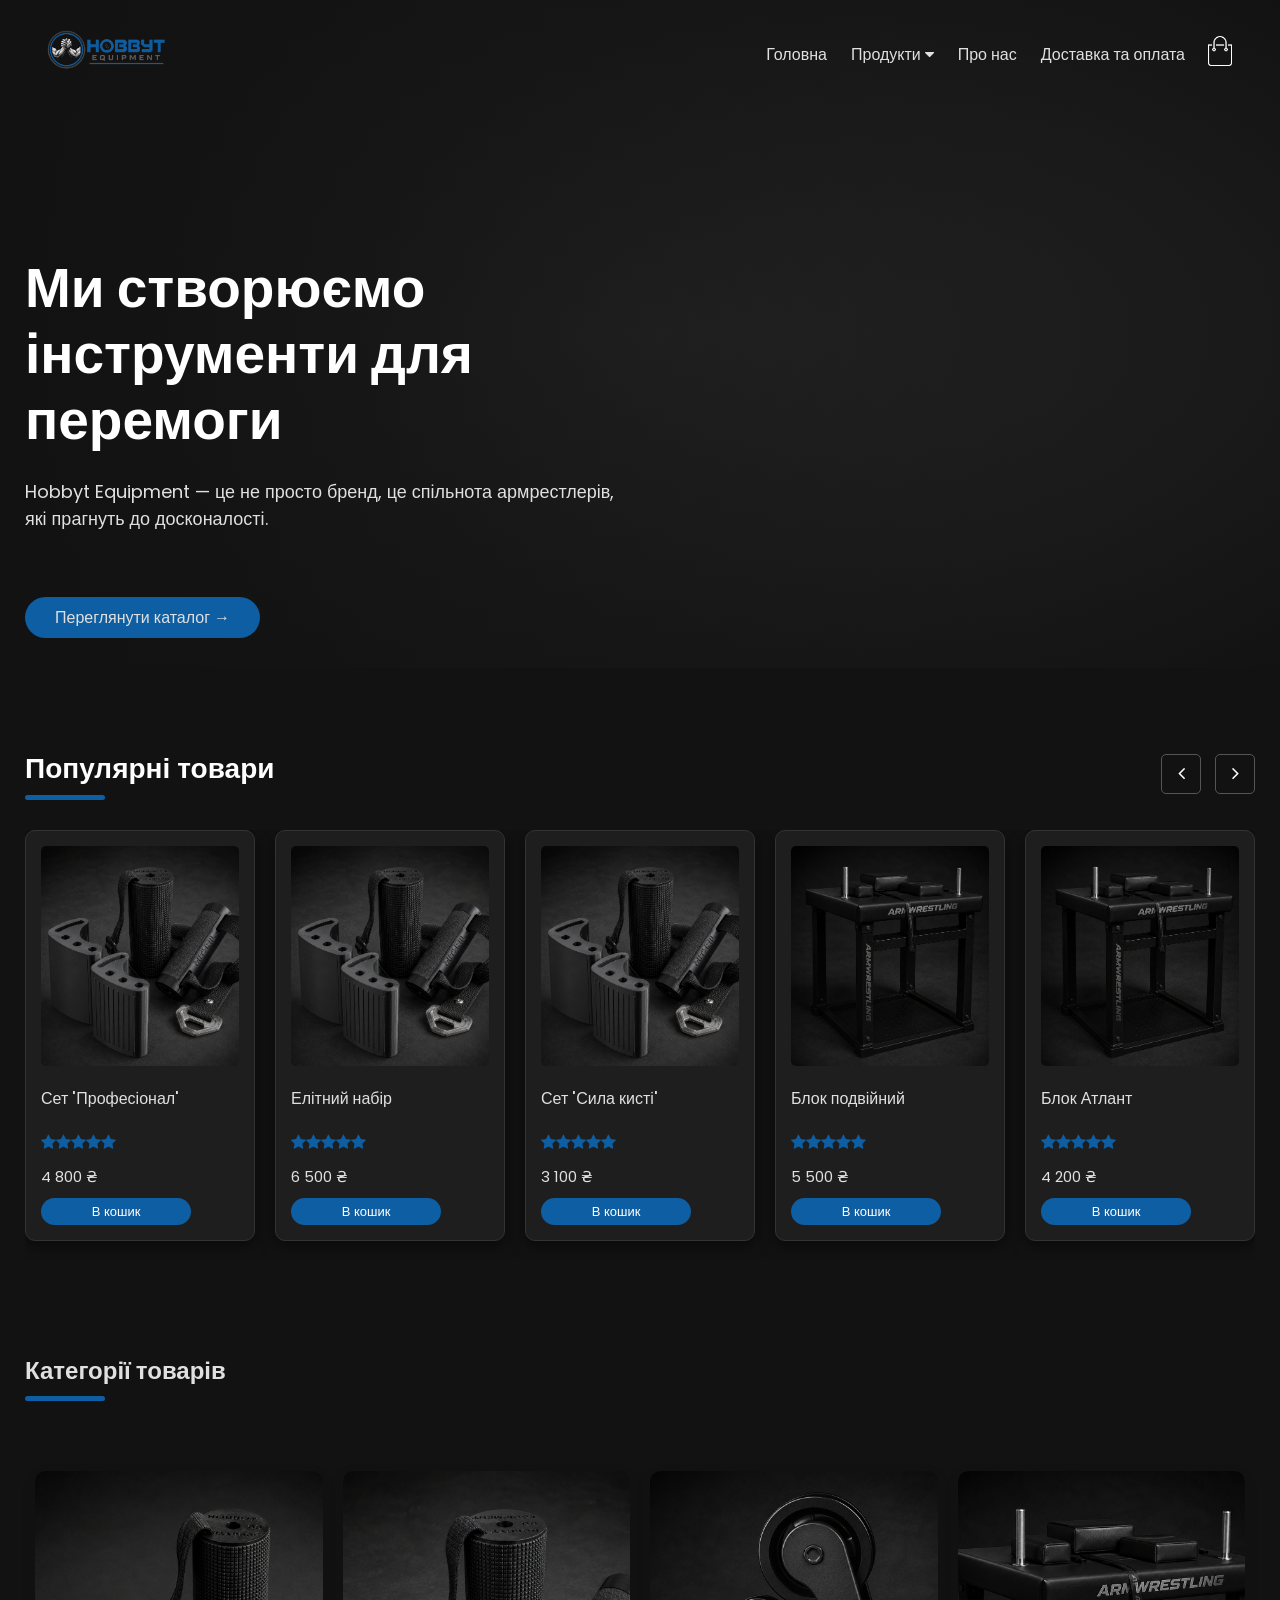
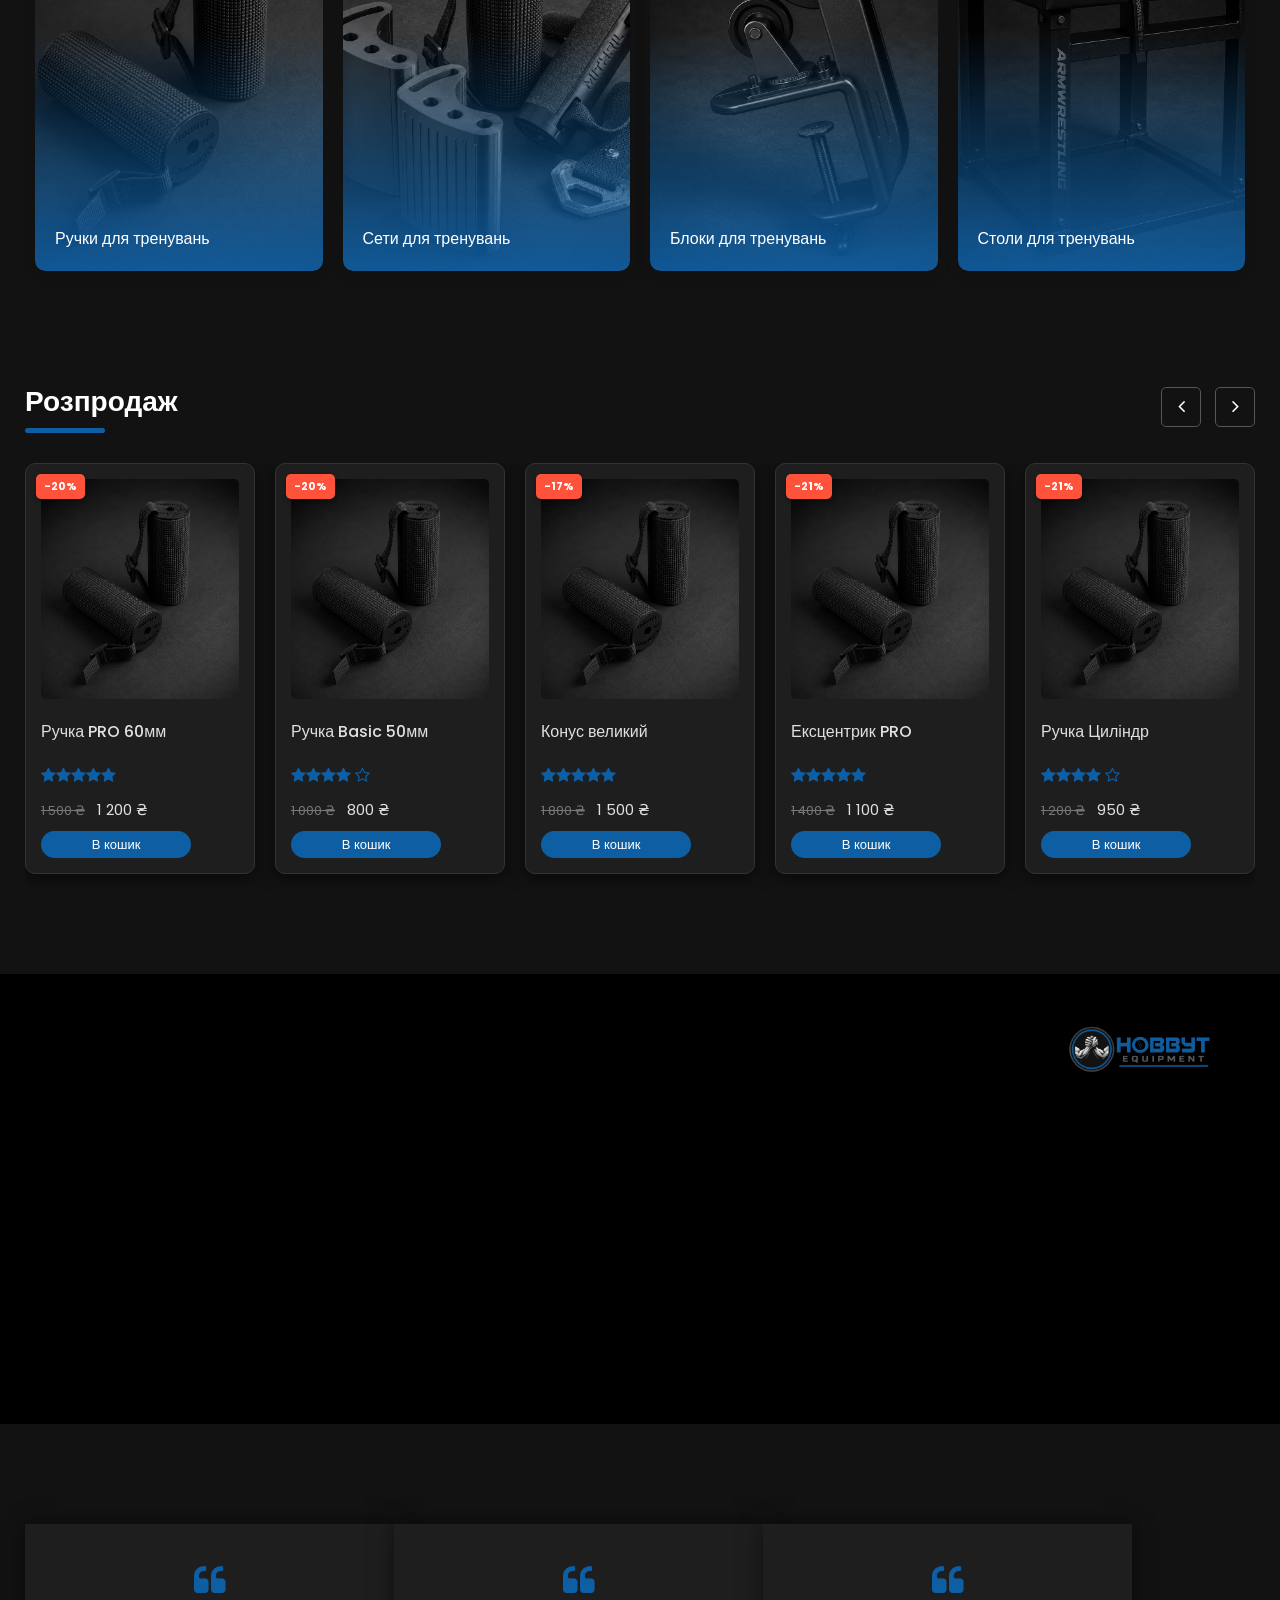
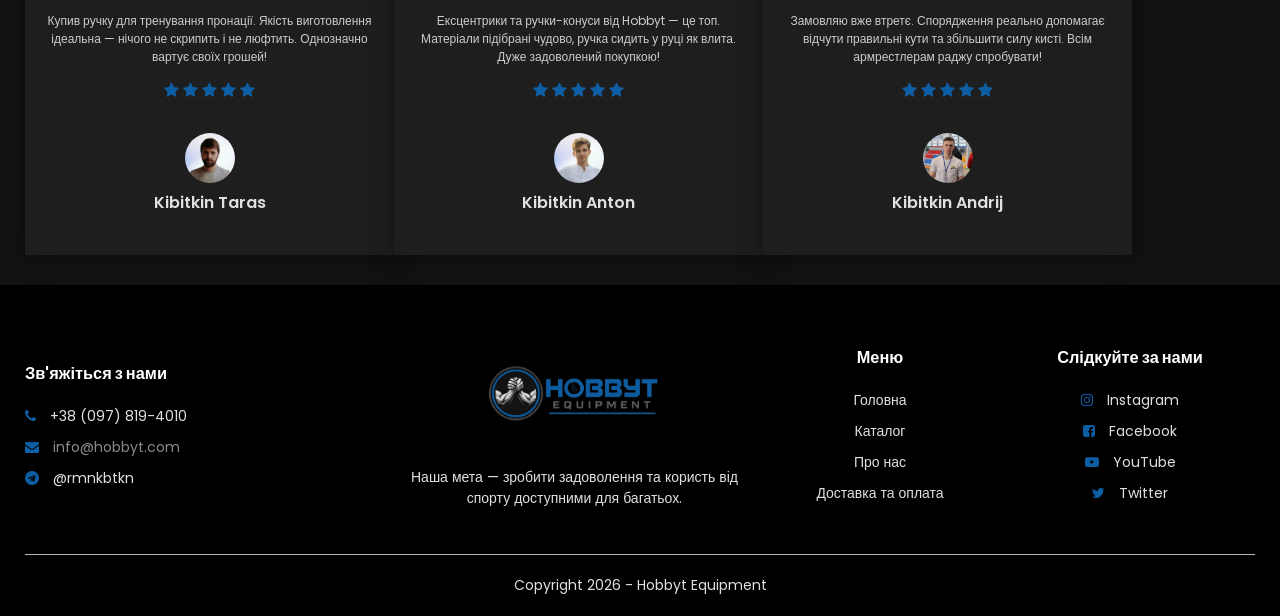
<file: index.html>
<!DOCTYPE html>
<html lang="ua">

<head>
    <meta charset="UTF-8">
    <meta name="viewport" content="width=device-width, initial-scale=1.0">
    <title>Hobbyt Equipment | Професійне обладнання для армрестлінгу</title>
    <meta name="description" content="Hobbyt Equipment - Професійне обладнання для армрестлінгу. Ручки, сети та блоки для справжніх чемпіонів. Найкраща якість в Україні.">
    <meta name="keywords" content="армрестлінг, обладнання, ручки для армрестлінгу, блоки, Hobbyt Equipment, тренування хвату">
    <meta property="og:title" content="Hobbyt Equipment | Магазин обладнання для армрестлінгу">
    <meta property="og:description" content="Найкраще обладнання для тренувань з армрестлінгу в Україні. Доставка по всій країні.">
    <meta property="og:image" content="images/logo-white.png">
    <link rel="stylesheet" href="style.css">
    <link href="https://fonts.googleapis.com/css2?family=Poppins:wght@300;400;500;600;700&display=swap"
        rel="stylesheet">
    <link rel="stylesheet" href="https://stackpath.bootstrapcdn.com/font-awesome/4.7.0/css/font-awesome.min.css">
    <script src="js/products-data.js"></script>
    <script src="js/render.js"></script>
</head>

<body class="dark-theme">

    <div class="header hero-header">
        <div class="hero-slider" id="hero-slider-container">
            <!-- Слайди генеруються динамічно через JS -->
            <div class="overlay"></div>
        </div>
        <div class="container relative-container">
            <div class="navbar">
                <div class="logo">
                    <a href="index.html"><img src="images/logo-white.png" alt="logo" width="125px"></a>
                </div>
                <nav>
                    <ul id="MenuItems">
                        <li><a href="index.html">Головна</a></li>
                    <li class="dropdown">
                        <a href="products.html">Продукти <i class="fa fa-caret-down"></i></a>
                        <div class="dropdown-content">
                            <a href="products.html?category=handles">Ручки для тренувань</a>
                            <a href="products.html?category=sets">Сети для тренувань</a>
                            <a href="products.html?category=blocks">Блоки для тренувань</a>
                            <a href="products.html?category=tables">Столи для тренувань</a>
                        </div>
                    </li>
                    <li><a href="about.html">Про нас</a></li>
                    <li><a href="delivery.html">Доставка та оплата</a></li>
                    </ul>
                </nav>
                <a href="cart.html" class="cart-icon-container">
                    <img src="images/cart.png" width="30px" height="30px">
                    <span class="cart-badge">0</span>
                </a>
                <img src="images/menu.png" class="menu-icon" onclick="menutoggle()">
            </div>
            <div class="row hero-content">
                <div class="col-2 hero-text-col">
                    <h1 class="hero-title" data-content="index.heroTitle">Обладнання,<br>що робить різницю</h1>
                    <p class="hero-subtitle" data-content="index.heroText">Від новачка до професіонала - маємо все, що потрібно для результату.</p>
                    <a href="products.html" class="btn">Переглянути каталог &#8594;</a>
                </div>
                <div class="col-2">
                    <!-- Залишено порожнім умисно -->
                </div>
            </div>
        </div>
    </div>

    <!-- Популярні товари (Карусель) -->
    <div class="popular-products-section small-container">
        <div class="section-top">
            <h2 class="section-title">Популярні товари</h2>
            <div class="carousel-nav">
                <button id="prevBtn"><i class="fa fa-angle-left"></i></button>
                <button id="nextBtn"><i class="fa fa-angle-right"></i></button>
            </div>
        </div>
        <div class="carousel-container" id="popularCarousel">
            <!-- Товари будуть завантажені через JS -->
        </div>
    </div>



    <!-- Рекомендовані товари -->

    <div class="small-container">
        <h2 class="title">Категорії товарів</h2>
        <div class="row">
            <div class="col-4">
                <a href="products.html?category=handles">
                    <div class="category-col">
                        <img src="images/4.png">
                        <div class="category-overlay">
                            <h3>Ручки для тренувань</h3>
                        </div>
                    </div>
                </a>
            </div>
            <div class="col-4">
                <a href="products.html?category=sets">
                    <div class="category-col">
                        <img src="images/3.png">
                        <div class="category-overlay">
                            <h3>Сети для тренувань</h3>
                        </div>
                    </div>
                </a>
            </div>
            <div class="col-4">
                <a href="products.html?category=blocks">
                    <div class="category-col">
                        <img src="images/1.png">
                        <div class="category-overlay">
                            <h3>Блоки для тренувань</h3>
                        </div>
                    </div>
                </a>
            </div>
            <div class="col-4">
                <a href="products.html?category=tables">
                    <div class="category-col">
                        <img src="images/2.png">
                        <div class="category-overlay">
                            <h3>Столи для тренувань</h3>
                        </div>
                    </div>
                </a>
            </div>
        </div>
        <div class="section-top" style="margin-top: 50px;">
            <h2 class="section-title">Розпродаж</h2>
            <div class="carousel-nav">
                <button id="newPrevBtn"><i class="fa fa-angle-left"></i></button>
                <button id="newNextBtn"><i class="fa fa-angle-right"></i></button>
            </div>
        </div>
        <div class="carousel-container" id="newProductsCarousel">
            <!-- Товари будуть завантажені через JS (тільки 8) -->
        </div>
    </div>

    </div>

    <!-- Offer Banner Slider -->
    <div class="offer-slider-container" id="main-banner-slider">
        <!-- Слайди будуть завантажені через JS -->
    </div>

    <script>
        function renderBanners() {
            const container = document.getElementById('main-banner-slider');
            if (!container) return;

            const slides = bannerData.slides;
            const count = slides.length;
            const slideDuration = 5; // секунд на слайд
            const totalDuration = count * slideDuration;

            // Генеруємо фонові слайди з динамічною анімацією
            let html = slides.map((slide, index) => {
                const delay = index * slideDuration;
                return `<div class="offer-slide-bg" style="background-image: url('${slide.image}'); animation: bannerFade ${totalDuration}s infinite; animation-delay: ${delay}s;"></div>`;
            }).join('');

            html += `<div class="slider-overlay"></div>
                     <img src="images/logo-white.png" class="offer-logo" alt="Hobbyt Logo">`;

            // Генеруємо текстовий контент з динамічною анімацією
            html += slides.map((slide, index) => {
                const delay = index * slideDuration;
                return `<div class="offer-slide-content" style="animation: bannerTextFade ${totalDuration}s infinite; animation-delay: ${delay}s;">
                    <h2>${slide.title}</h2>
                    <p>${slide.text}</p>
                    <a href="products.html" class="btn">Переглянути каталог</a>
                </div>`;
            }).join('');

            container.innerHTML = html;

            // Динамічно створюємо @keyframes під поточну кількість слайдів
            const fadeIn = 5 / totalDuration * 100;   // % для fade-in
            const visible = (100 / count);             // % видимості одного слайда
            const fadeOut = visible + fadeIn;           // % до повного зникнення

            let styleEl = document.getElementById('dynamic-banner-anim');
            if (!styleEl) {
                styleEl = document.createElement('style');
                styleEl.id = 'dynamic-banner-anim';
                document.head.appendChild(styleEl);
            }
            styleEl.textContent = `
                @keyframes bannerFade {
                    0% { opacity: 0; transform: scale(1.0); }
                    ${fadeIn.toFixed(2)}% { opacity: 1; }
                    ${visible.toFixed(2)}% { opacity: 1; }
                    ${fadeOut.toFixed(2)}% { opacity: 0; transform: scale(1.08); }
                    100% { opacity: 0; transform: scale(1.08); }
                }
                @keyframes bannerTextFade {
                    0% { opacity: 0; }
                    ${fadeIn.toFixed(2)}% { opacity: 1; }
                    ${visible.toFixed(2)}% { opacity: 1; }
                    ${fadeOut.toFixed(2)}% { opacity: 0; }
                    100% { opacity: 0; }
                }
            `;
        }

        document.addEventListener('DOMContentLoaded', renderBanners);
    </script>

    <!-- Testimonial -->
    <div class="testimonial">
        <div class="small-container">
            <div class="row">
                <div class="col-3">
                    <i class="fa fa-quote-left"></i>
                    <p>Купив ручку для тренування пронації. Якість виготовлення ідеальна — нічого не скрипить і не люфтить. Однозначно вартує своїх грошей!</p>
                    <div class="rating">
                        <i class="fa fa-star"></i>
                        <i class="fa fa-star"></i>
                        <i class="fa fa-star"></i>
                        <i class="fa fa-star"></i>
                        <i class="fa fa-star"></i>
                    </div>
                    <img src="images/Taras.jpeg" style="height: 50px; object-fit: cover;">
                    <h3>Kibitkin Taras</h3>
                </div>
                <div class="col-3">
                    <i class="fa fa-quote-left"></i>
                    <p>Ексцентрики та ручки-конуси від Hobbyt — це топ. Матеріали підібрані чудово, ручка сидить у руці як влита. Дуже задоволений покупкою!</p>
                    <div class="rating">
                        <i class="fa fa-star"></i>
                        <i class="fa fa-star"></i>
                        <i class="fa fa-star"></i>
                        <i class="fa fa-star"></i>
                        <i class="fa fa-star"></i>
                    </div>
                    <img src="images/Anton.jpeg" style="height: 50px; object-fit: cover;">
                    <h3>Kibitkin Anton</h3>
                </div>
                <div class="col-3">
                    <i class="fa fa-quote-left"></i>
                    <p>Замовляю вже втретє. Спорядження реально допомагає відчути правильні кути та збільшити силу кисті. Всім армрестлерам раджу спробувати!</p>
                    <div class="rating">
                        <i class="fa fa-star"></i>
                        <i class="fa fa-star"></i>
                        <i class="fa fa-star"></i>
                        <i class="fa fa-star"></i>
                        <i class="fa fa-star"></i>
                    </div>
                    <img src="images/Andrij.jpeg" style="height: 50px; object-fit: cover;">
                    <h3>Kibitkin Andrij</h3>
                </div>
            </div>
        </div>
    </div>

    <!-- Footer -->
    <div class="footer">
        <div class="container">
            <div class="row">
                <div class="footer-col-1">
                    <h3>Зв'яжіться з нами</h3>
                    <ul>
                        <li><a href="tel:+380978194010"><i class="fa fa-phone"></i> +38 (097) 819-4010</a></li>
                        <li><i class="fa fa-envelope"></i> info@hobbyt.com</li>
                        <li><a href="https://t.me/rmnkbtkn" target="_blank"><i class="fa fa-telegram"></i> @rmnkbtkn</a></li>
                    </ul>
                </div>
                <div class="footer-col-2">
                    <img src="images/logo-white.png">
                    <p>Наша мета — зробити задоволення та користь від спорту доступними для багатьох.
                    </p>
                </div>
                <div class="footer-col-3">
                    <h3>Меню</h3>
                    <ul>
                        <li><a href="index.html">Головна</a></li>
                        <li><a href="products.html">Каталог</a></li>
                        <li><a href="about.html">Про нас</a></li>
                        <li><a href="delivery.html">Доставка та оплата</a></li>
                    </ul>
                </div>
                <div class="footer-col-4">
                    <h3>Слідкуйте за нами</h3>
                    <ul>
                        <li><a href="#"><i class="fa fa-instagram"></i> Instagram</a></li>
                        <li><a href="#"><i class="fa fa-facebook-square"></i> Facebook</a></li>
                        <li><a href="#"><i class="fa fa-youtube-play"></i> YouTube</a></li>
                        <li><a href="#"><i class="fa fa-twitter"></i> Twitter</a></li>
                    </ul>
                </div>

            </div>
            <hr>
            <p class="copyright">Copyright 2026 - Hobbyt Equipment</p>
        </div>
    </div>

    <!-- javascript -->

    <script>
        var MenuItems = document.getElementById("MenuItems");
        MenuItems.style.maxHeight = "0px";
        function menutoggle() {
            if (MenuItems.style.maxHeight == "0px") {
                MenuItems.style.maxHeight = "200px"
            }
            else {
                MenuItems.style.maxHeight = "0px"
            }
        }

        /* Carousel Navigation */
        const carousel = document.getElementById('popularCarousel');
        const prevBtn = document.getElementById('prevBtn');
        const nextBtn = document.getElementById('nextBtn');

        if(carousel && prevBtn && nextBtn) {
            prevBtn.addEventListener('click', () => {
                carousel.scrollBy({ left: -270, behavior: 'smooth' });
            });
            nextBtn.addEventListener('click', () => {
                carousel.scrollBy({ left: 270, behavior: 'smooth' });
            });
        }
    </script>

</body>

</html>
</file>
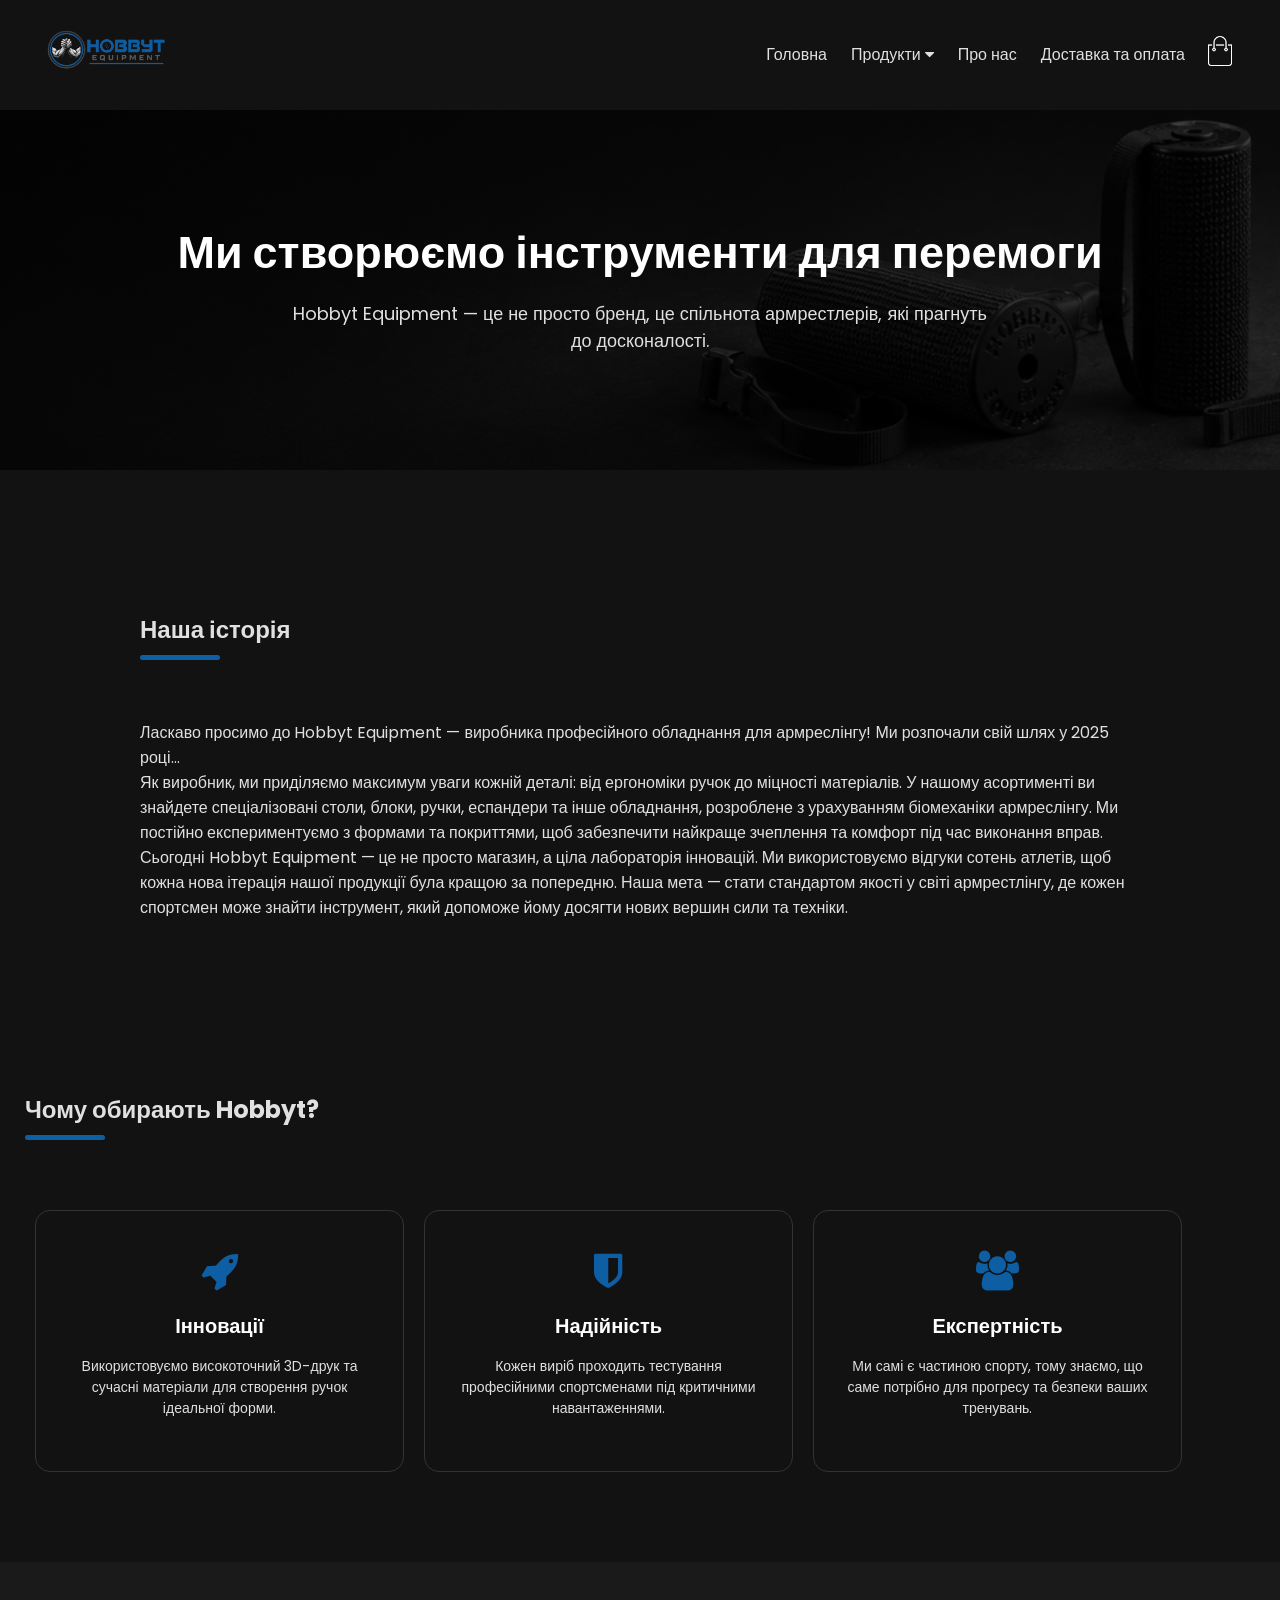
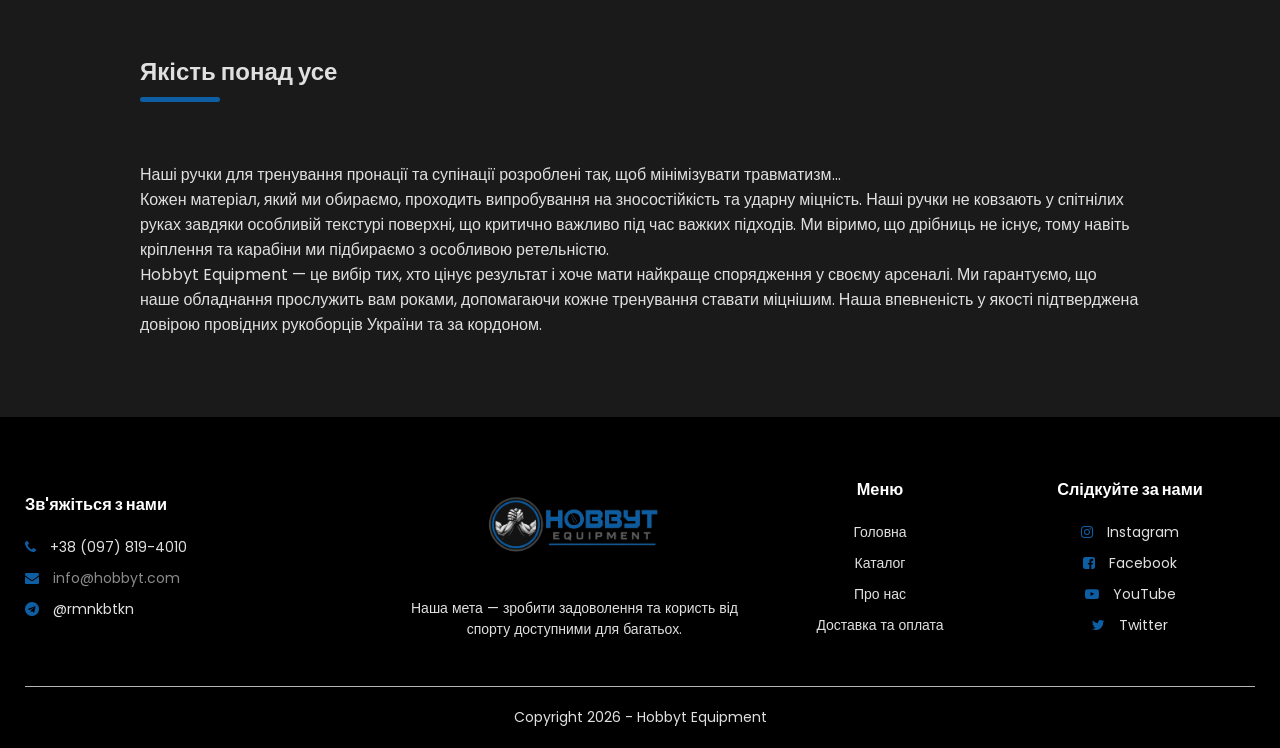
<file: about.html>
<!DOCTYPE html>
<html lang="ua">

<head>
    <meta charset="UTF-8">
    <meta name="viewport" content="width=device-width, initial-scale=1.0">
    <title>Про нас | Hobbyt Equipment
    </title>
    <link rel="stylesheet" href="style.css">
    <link href="https://fonts.googleapis.com/css2?family=Poppins:wght@300;400;500;600;700&display=swap"
        rel="stylesheet">
    <link rel="stylesheet" href="https://stackpath.bootstrapcdn.com/font-awesome/4.7.0/css/font-awesome.min.css">
    <script src="js/products-data.js"></script>
    <script src="js/render.js"></script>
    <style>
        .about-page {
            padding: 50px 0;
        }
        .about-page h1 {
            font-size: 36px;
            margin-bottom: 20px;
        }
    </style>
</head>

<body class="dark-theme">
    <div class="container">
        <div class="navbar">
            <div class="logo">
                <a href="index.html"><img src="images/logo-white.png" alt="logo" width="125px"></a>
            </div>
            <nav>
                <ul id="MenuItems">
                    <li><a href="index.html">Головна</a></li>
                    <li class="dropdown">
                        <a href="products.html">Продукти <i class="fa fa-caret-down"></i></a>
                        <div class="dropdown-content">
                            <a href="products.html?category=handles">Ручки для тренувань</a>
                            <a href="products.html?category=sets">Сети для тренувань</a>
                            <a href="products.html?category=blocks">Блоки для тренувань</a>
                            <a href="products.html?category=tables">Столи для тренувань</a>
                        </div>
                    </li>
                    <li><a href="about.html">Про нас</a></li>
                    <li><a href="delivery.html">Доставка та оплата</a></li>
                </ul>
            </nav>
            <a href="cart.html" class="cart-icon-container">
                <img src="images/cart.png" width="30px" height="30px">
                <span class="cart-badge">0</span>
            </a>
            <img src="images/menu.png" class="menu-icon" onclick="menutoggle()">
        </div>
    </div>

    <!-- About Hero Section -->
    <div class="about-hero" style="background-image: linear-gradient(rgba(0,0,0,0.7), rgba(0,0,0,0.7)), url('images/golovnyj baner.png');">
        <div class="container">
            <h1 data-content="about.heroTitle">Ми створюємо інструменти для перемоги</h1>
            <p data-content="about.heroText">Hobbyt Equipment — це не просто бренд, це спільнота армрестлерів, які прагнуть до досконалості.</p>
        </div>
    </div>

    <!-- Наша історія -->
    <div class="about-section">
        <div class="container">
            <div class="row">
                <div class="col-12" style="max-width: 1000px; margin: auto;">
                    <h2 class="title" data-content="about.historyTitle">Наша історія</h2>
                    <p data-content="about.historyText">Ласкаво просимо до <strong>Hobbyt Equipment</strong> — виробника професійного обладнання для армреслінгу! Ми розпочали свій шлях у 2025 році...</p>
                    <p>Як виробник, ми приділяємо максимум уваги кожній деталі: від ергономіки ручок до міцності матеріалів. У нашому асортименті ви знайдете спеціалізовані столи, блоки, ручки, еспандери та інше обладнання, розроблене з урахуванням біомеханіки армреслінгу. Ми постійно експериментуємо з формами та покриттями, щоб забезпечити найкраще зчеплення та комфорт під час виконання вправ.</p>
                    <p>Сьогодні Hobbyt Equipment — це не просто магазин, а ціла лабораторія інновацій. Ми використовуємо відгуки сотень атлетів, щоб кожна нова ітерація нашої продукції була кращою за попередню. Наша мета — стати стандартом якості у світі армрестлінгу, де кожен спортсмен може знайти інструмент, який допоможе йому досягти нових вершин сили та техніки.</p>
                </div>
            </div>
        </div>
    </div>

    <!-- Чому обирають нас (Цінності) -->
    <div class="values-section">
        <div class="container">
            <h2 class="title">Чому обирають Hobbyt?</h2>
            <div class="row">
                <div class="col-3 value-box">
                    <i class="fa fa-rocket"></i>
                    <h3>Інновації</h3>
                    <p>Використовуємо високоточний 3D-друк та сучасні матеріали для створення ручок ідеальної форми.</p>
                </div>
                <div class="col-3 value-box">
                    <i class="fa fa-shield"></i>
                    <h3>Надійність</h3>
                    <p>Кожен виріб проходить тестування професійними спортсменами під критичними навантаженнями.</p>
                </div>
                <div class="col-3 value-box">
                    <i class="fa fa-users"></i>
                    <h3>Експертність</h3>
                    <p>Ми самі є частиною спорту, тому знаємо, що саме потрібно для прогресу та безпеки ваших тренувань.</p>
                </div>
            </div>
        </div>
    </div>

    <!-- Технології та якість -->
    <div class="about-section dark-bg">
        <div class="container">
            <div class="row">
                <div class="col-12" style="max-width: 1000px; margin: auto;">
                    <h2 class="title" data-content="about.qualityTitle">Якість понад усе</h2>
                    <p data-content="about.qualityText">Наші ручки для тренування пронації та супінації розроблені так, щоб мінімізувати травматизм і максимально навантажити цільові м'язи...</p>
                    <p>Кожен матеріал, який ми обираємо, проходить випробування на зносостійкість та ударну міцність. Наші ручки не ковзають у спітнілих руках завдяки особливій текстурі поверхні, що критично важливо під час важких підходів. Ми віримо, що дрібниць не існує, тому навіть кріплення та карабіни ми підбираємо з особливою ретельністю.</p>
                    <p>Hobbyt Equipment — це вибір тих, хто цінує результат і хоче мати найкраще спорядження у своєму арсеналі. Ми гарантуємо, що наше обладнання прослужить вам роками, допомагаючи кожне тренування ставати міцнішим. Наша впевненість у якості підтверджена довірою провідних рукоборців України та за кордоном.</p>
                </div>
            </div>
        </div>
    </div>


    <!-- Footer -->
    <div class="footer">
        <div class="container">
            <div class="row">
                <div class="footer-col-1">
                    <h3>Зв'яжіться з нами</h3>
                    <ul>
                        <li><a href="tel:+380978194010"><i class="fa fa-phone"></i> +38 (097) 819-4010</a></li>
                        <li><i class="fa fa-envelope"></i> info@hobbyt.com</li>
                        <li><a href="https://t.me/rmnkbtkn" target="_blank"><i class="fa fa-telegram"></i> @rmnkbtkn</a></li>
                    </ul>
                </div>
                <div class="footer-col-2">
                    <img src="images/logo-white.png">
                    <p>Наша мета — зробити задоволення та користь від спорту доступними для багатьох.
                    </p>
                </div>
                <div class="footer-col-3">
                    <h3>Меню</h3>
                    <ul>
                        <li><a href="index.html">Головна</a></li>
                        <li><a href="products.html">Каталог</a></li>
                        <li><a href="about.html">Про нас</a></li>
                        <li><a href="delivery.html">Доставка та оплата</a></li>
                    </ul>
                </div>
                <div class="footer-col-4">
                    <h3>Слідкуйте за нами</h3>
                    <ul>
                        <li><a href="#"><i class="fa fa-instagram"></i> Instagram</a></li>
                        <li><a href="#"><i class="fa fa-facebook-square"></i> Facebook</a></li>
                        <li><a href="#"><i class="fa fa-youtube-play"></i> YouTube</a></li>
                        <li><a href="#"><i class="fa fa-twitter"></i> Twitter</a></li>
                    </ul>
                </div>
            </div>
            <hr>
            <p class="copyright">Copyright 2026 - Hobbyt Equipment</p>
        </div>
    </div>

    <!-- javascript -->

    <script>
        var MenuItems = document.getElementById("MenuItems");
        MenuItems.style.maxHeight = "0px";
        function menutoggle() {
            if (MenuItems.style.maxHeight == "0px") {
                MenuItems.style.maxHeight = "200px"
            }
            else {
                MenuItems.style.maxHeight = "0px"
            }
        }
    </script>

</body>

</html>
</file>
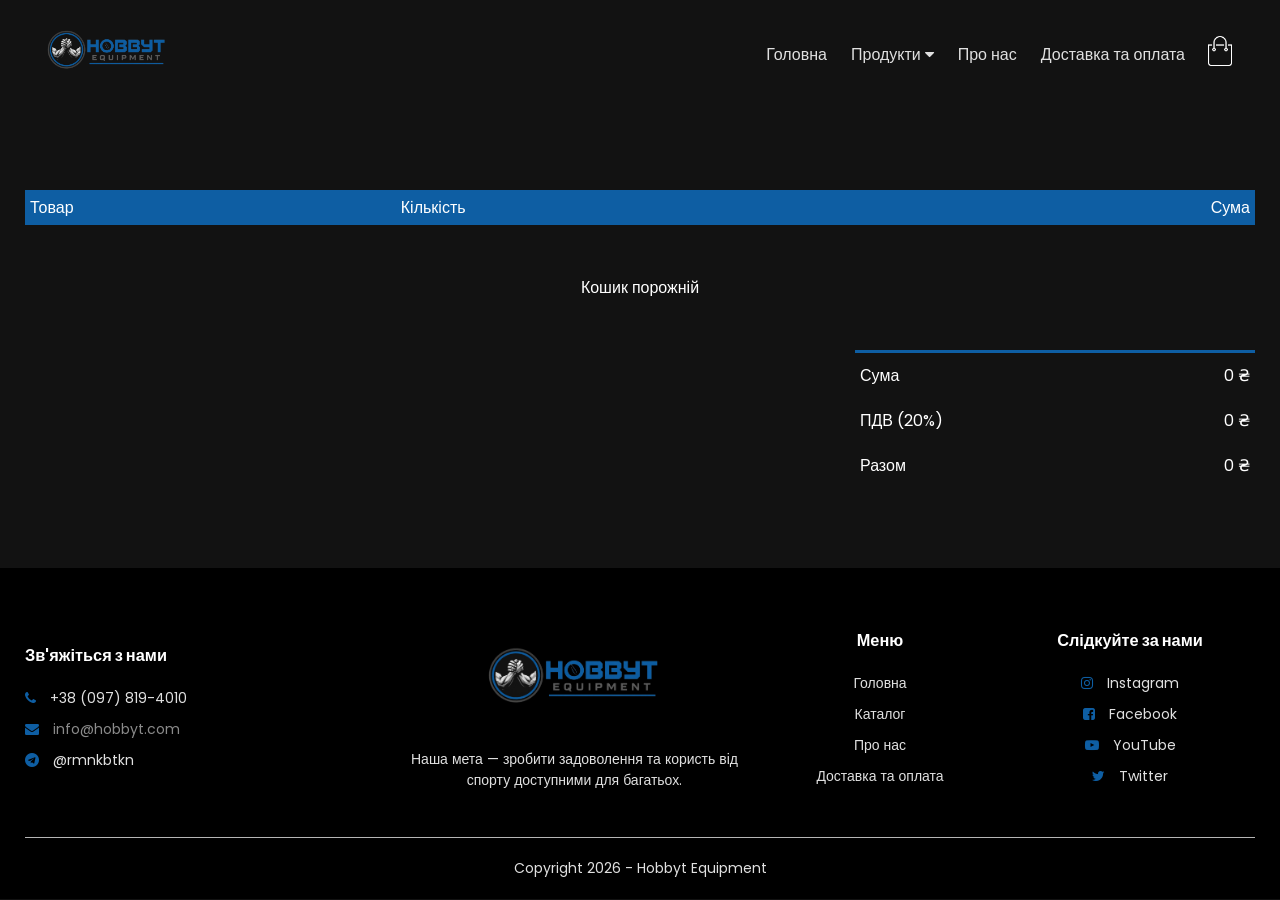
<file: cart.html>
<!DOCTYPE html>
<html lang="ua">

<head>
    <meta charset="UTF-8">
    <meta name="viewport" content="width=device-width, initial-scale=1.0">
    <title>Кошик | Hobbyt Equipment</title>
    <link rel="stylesheet" href="style.css">
    <link href="https://fonts.googleapis.com/css2?family=Poppins:wght@300;400;500;600;700&display=swap"
        rel="stylesheet">
    <link rel="stylesheet" href="https://stackpath.bootstrapcdn.com/font-awesome/4.7.0/css/font-awesome.min.css">
    <script src="js/products-data.js"></script>
    <script src="js/render.js"></script>
</head>

<body class="dark-theme">
    <div class="container">
        <div class="navbar">
            <div class="logo">
                <a href="index.html"><img src="images/logo-white.png" alt="logo" width="125px"></a>
            </div>
            <nav>
                <ul id="MenuItems">
                    <li><a href="index.html">Головна</a></li>
                    <li class="dropdown">
                        <a href="products.html">Продукти <i class="fa fa-caret-down"></i></a>
                        <div class="dropdown-content">
                            <a href="products.html?category=handles">Ручки для тренувань</a>
                            <a href="products.html?category=sets">Сети для тренувань</a>
                            <a href="products.html?category=blocks">Блоки для тренувань</a>
                            <a href="products.html?category=tables">Столи для тренувань</a>
                        </div>
                    </li>
                    <li><a href="about.html">Про нас</a></li>
                    <li><a href="delivery.html">Доставка та оплата</a></li>
                </ul>
            </nav>
            <a href="cart.html" class="cart-icon-container">
                <img src="images/cart.png" width="30px" height="30px">
                <span class="cart-badge">0</span>
            </a>
            <img src="images/menu.png" class="menu-icon" onclick="menutoggle()">
        </div>
    </div>

    <!-- cart items details -->
    <div class="small-container cart-page">
        <table>
            <thead>
                <tr>
                    <th>Товар</th>
                    <th>Кількість</th>
                    <th>Сума</th>
                </tr>
            </thead>
            <tbody id="cart-items-container">
                <!-- Товари будуть завантажені через JS -->
            </tbody>
        </table>

        <div class="total-price">
            <table>
                <tr>
                    <td>Сума</td>
                    <td id="cart-subtotal">0 ₴</td>
                </tr>
                <tr>
                    <td>ПДВ (20%)</td>
                    <td id="cart-tax">0 ₴</td>
                </tr>
                <tr>
                    <td>Разом</td>
                    <td id="cart-total">0 ₴</td>
                </tr>
            </table>
        </div>
        
        <div id="checkout-btn-container" style="text-align: right; margin-top: 30px; display: none;">
            <a href="checkout.html" class="btn" style="font-size: 18px; padding: 12px 40px;">Оформити замовлення &#8594;</a>
        </div>
    </div>

    <!-- Footer -->
    <div class="footer">
        <div class="container">
            <div class="row">
                <div class="footer-col-1">
                    <h3>Зв'яжіться з нами</h3>
                    <ul>
                        <li><a href="tel:+380978194010"><i class="fa fa-phone"></i> +38 (097) 819-4010</a></li>
                        <li><i class="fa fa-envelope"></i> info@hobbyt.com</li>
                        <li><a href="https://t.me/rmnkbtkn" target="_blank"><i class="fa fa-telegram"></i> @rmnkbtkn</a></li>
                    </ul>
                </div>
                <div class="footer-col-2">
                    <img src="images/logo-white.png">
                    <p>Наша мета — зробити задоволення та користь від спорту доступними для багатьох.
                    </p>
                </div>
                <div class="footer-col-3">
                    <h3>Меню</h3>
                    <ul>
                        <li><a href="index.html">Головна</a></li>
                        <li><a href="products.html">Каталог</a></li>
                        <li><a href="about.html">Про нас</a></li>
                        <li><a href="delivery.html">Доставка та оплата</a></li>
                    </ul>
                </div>
                <div class="footer-col-4">
                    <h3>Слідкуйте за нами</h3>
                    <ul>
                        <li><a href="#"><i class="fa fa-instagram"></i> Instagram</a></li>
                        <li><a href="#"><i class="fa fa-facebook-square"></i> Facebook</a></li>
                        <li><a href="#"><i class="fa fa-youtube-play"></i> YouTube</a></li>
                        <li><a href="#"><i class="fa fa-twitter"></i> Twitter</a></li>
                    </ul>
                </div>
                
            </div>
            <hr>
            <p class="copyright">Copyright 2026 - Hobbyt Equipment</p>
        </div>
    </div>

    <!-- javascript -->

    <script>
        var MenuItems = document.getElementById("MenuItems");
        MenuItems.style.maxHeight = "0px";
        function menutoggle() {
            if (MenuItems.style.maxHeight == "0px") {
                MenuItems.style.maxHeight = "200px"
            }
            else {
                MenuItems.style.maxHeight = "0px"
            }
        }
    </script>

</body>

</html>
</file>
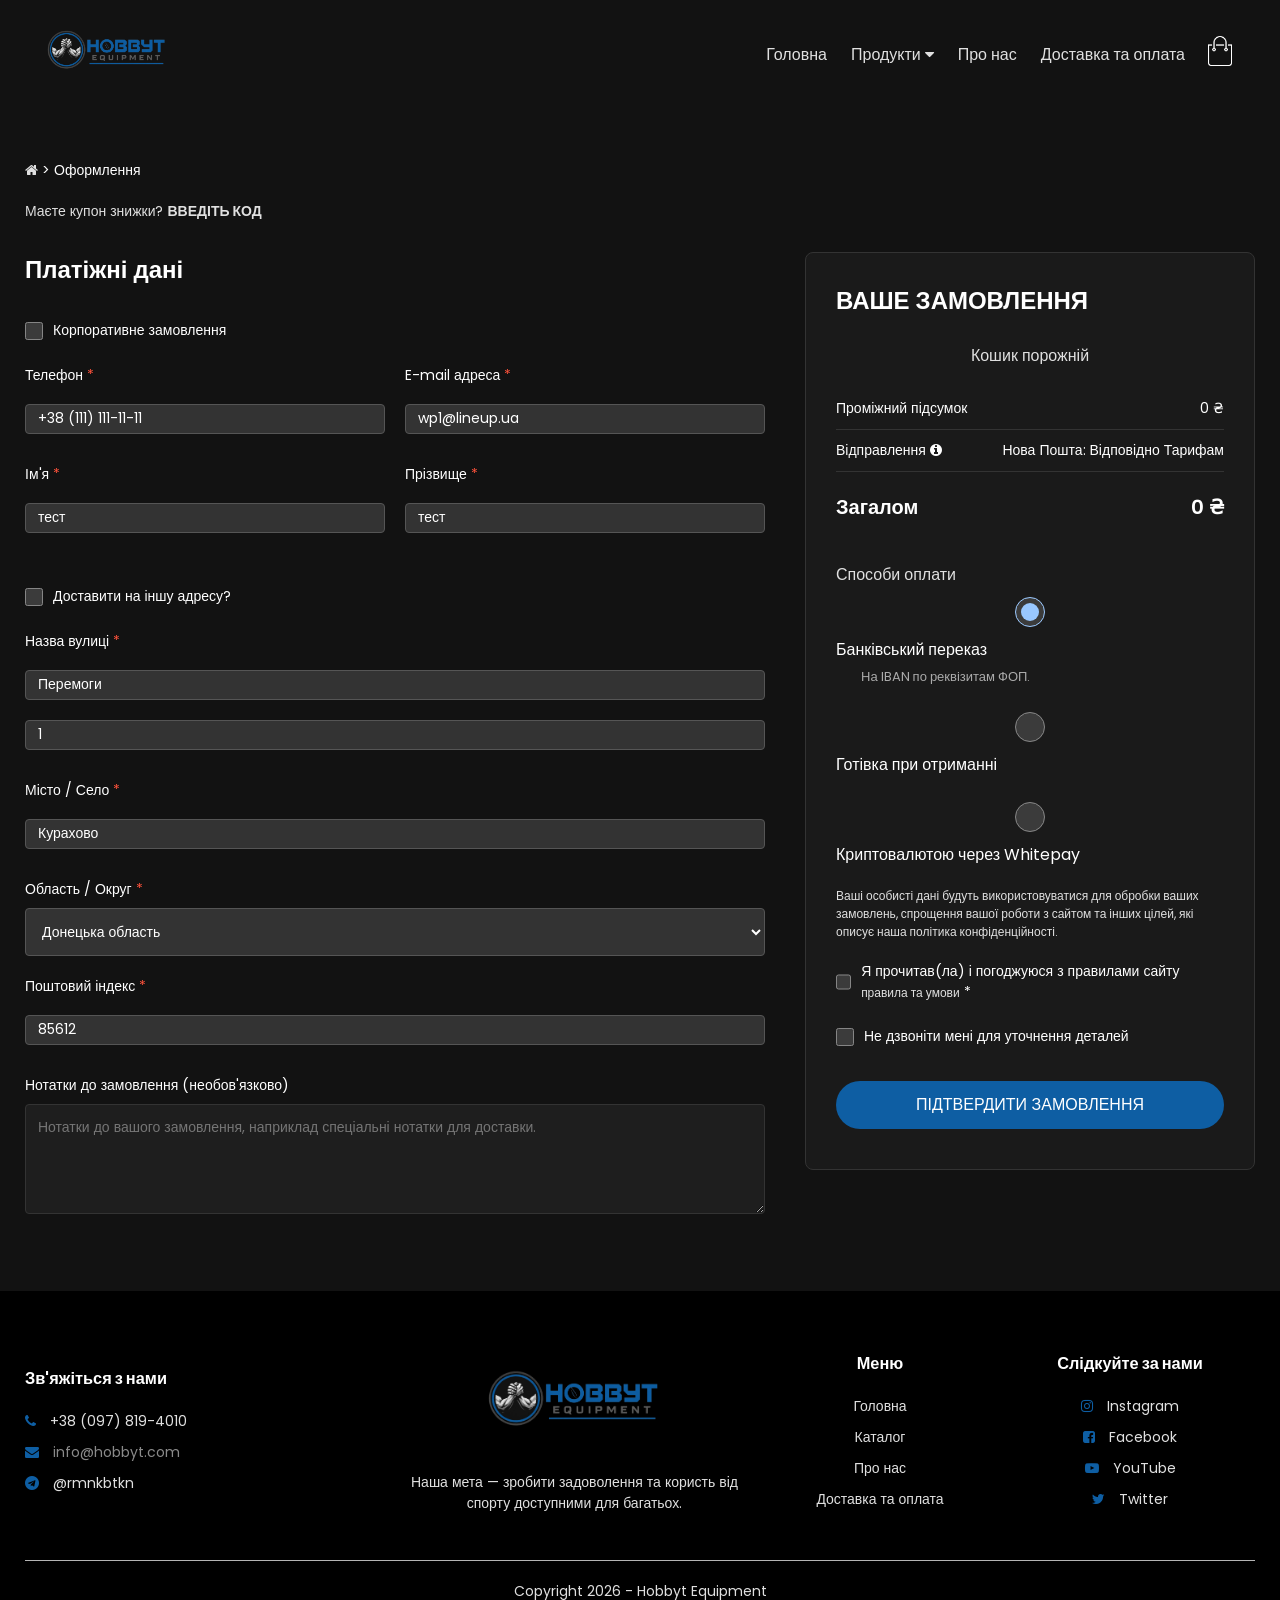
<file: checkout.html>
<!DOCTYPE html>
<html lang="ua">

<head>
    <meta charset="UTF-8">
    <meta name="viewport" content="width=device-width, initial-scale=1.0">
    <title>Оформлення замовлення | Hobbyt Equipment</title>
    <link rel="stylesheet" href="style.css">
    <link href="https://fonts.googleapis.com/css2?family=Poppins:wght@300;400;500;600;700&display=swap"
        rel="stylesheet">
    <link rel="stylesheet" href="https://stackpath.bootstrapcdn.com/font-awesome/4.7.0/css/font-awesome.min.css">
    <script src="js/products-data.js"></script>
    <script src="js/render.js"></script>
</head>

<body class="dark-theme">
    <div class="container">
        <div class="navbar">
            <div class="logo">
                <a href="index.html"><img src="images/logo-white.png" alt="logo" width="125px"></a>
            </div>
            <nav>
                <ul id="MenuItems">
                    <li><a href="index.html">Головна</a></li>
                    <li class="dropdown">
                        <a href="products.html">Продукти <i class="fa fa-caret-down"></i></a>
                        <div class="dropdown-content">
                            <a href="products.html?category=handles">Ручки для тренувань</a>
                            <a href="products.html?category=sets">Сети для тренувань</a>
                            <a href="products.html?category=blocks">Блоки для тренувань</a>
                            <a href="products.html?category=tables">Столи для тренувань</a>
                        </div>
                    </li>
                    <li><a href="about.html">Про нас</a></li>
                    <li><a href="delivery.html">Доставка та оплата</a></li>
                </ul>
            </nav>
            <a href="cart.html" class="cart-icon-container">
                <img src="images/cart.png" width="30px" height="30px">
                <span class="cart-badge">0</span>
            </a>
            <img src="images/menu.png" class="menu-icon" onclick="menutoggle()">
        </div>
    </div>

    <div class="small-container checkout-page-wrapper">
        <div class="breadcrumbs">
            <a href="index.html"><i class="fa fa-home"></i></a> > <span>Оформлення</span>
        </div>
        
        <div class="coupon-section">
            <p>Маєте купон знижки? <strong>ВВЕДІТЬ КОД</strong></p>
        </div>

        <form id="checkout-form">
            <div class="checkout-layout">
                <!-- Ліва колонка: Платіжні дані -->
                <div class="checkout-col-left">
                    <h2 class="checkout-title">Платіжні дані</h2>
                    
                    <div class="form-check">
                        <input type="checkbox" id="corp-order">
                        <label for="corp-order">Корпоративне замовлення</label>
                    </div>

                    <div class="form-row">
                        <div class="form-group half">
                            <label for="phone">Телефон <span class="required">*</span></label>
                            <input type="tel" id="phone" value="+38 (111) 111-11-11" required>
                        </div>
                        <div class="form-group half">
                            <label for="email">E-mail адреса <span class="required">*</span></label>
                            <input type="email" id="email" value="wp1@lineup.ua" required>
                        </div>
                    </div>

                    <div class="form-row">
                        <div class="form-group half">
                            <label for="first-name">Ім'я <span class="required">*</span></label>
                            <input type="text" id="first-name" value="тест" required>
                        </div>
                        <div class="form-group half">
                            <label for="last-name">Прізвище <span class="required">*</span></label>
                            <input type="text" id="last-name" value="тест" required>
                        </div>
                    </div>

                    <div class="form-check" style="margin-top: 15px;">
                        <input type="checkbox" id="alt-address">
                        <label for="alt-address">Доставити на іншу адресу?</label>
                    </div>

                    <div class="alt-address-fields" style="display: none;">
                        <!-- Додаткові поля, якщо треба -->
                    </div>

                    <div class="form-group">
                        <label for="street">Назва вулиці <span class="required">*</span></label>
                        <input type="text" id="street" value="Перемоги" required>
                        <input type="text" id="street-2" value="1" style="margin-top: 10px;">
                    </div>

                    <div class="form-group">
                        <label for="city">Місто / Село <span class="required">*</span></label>
                        <input type="text" id="city" value="Курахово" required>
                    </div>

                    <div class="form-group">
                        <label for="region">Область / Округ <span class="required">*</span></label>
                        <select id="region" required>
                            <option value="Донецька область" selected>Донецька область</option>
                            <option value="Київська область">Київська область</option>
                            <option value="Львівська область">Львівська область</option>
                            <option value="Одеська область">Одеська область</option>
                            <option value="Інша">Інша</option>
                        </select>
                    </div>

                    <div class="form-group">
                        <label for="zip">Поштовий індекс <span class="required">*</span></label>
                        <input type="text" id="zip" value="85612" required>
                    </div>

                    <div class="form-group">
                        <label for="notes">Нотатки до замовлення (необов'язково)</label>
                        <textarea id="notes" placeholder="Нотатки до вашого замовлення, наприклад спеціальні нотатки для доставки." rows="4"></textarea>
                    </div>
                </div>

                <!-- Права колонка: Ваше замовлення -->
                <div class="checkout-col-right">
                    <div class="order-summary-box">
                        <h3 class="checkout-title">ВАШЕ ЗАМОВЛЕННЯ</h3>
                        
                        <div id="checkout-items-list" class="checkout-items-list">
                            <!-- JS will populate checkout items here -->
                        </div>

                        <div class="order-totals">
                            <div class="total-row">
                                <span>Проміжний підсумок</span>
                                <span id="checkout-subtotal">0 ₴</span>
                            </div>
                            <div class="total-row shipping-row">
                                <span>Відправлення <i class="fa fa-info-circle"></i></span>
                                <div>Нова Пошта: Відповідно Тарифам</div>
                            </div>
                            <div class="total-row grand-total">
                                <span>Загалом</span>
                                <span id="checkout-total">0 ₴</span>
                            </div>
                        </div>

                        <div class="payment-methods">
                            <h4>Способи оплати</h4>
                            
                            <div class="payment-option">
                                <input type="radio" name="payment_method" id="bank-transfer" value="Банківський переказ" checked>
                                <label for="bank-transfer">Банківський переказ</label>
                                <div class="payment-desc" id="desc-bank-transfer">
                                    На IBAN по реквізитам ФОП.
                                </div>
                            </div>
                            
                            <div class="payment-option">
                                <input type="radio" name="payment_method" id="cash" value="Готівка при отриманні">
                                <label for="cash">Готівка при отриманні</label>
                                <div class="payment-desc" id="desc-cash" style="display: none;">
                                    Оплата при отриманні у відділенні (накладений платіж).
                                </div>
                            </div>
                            
                            <div class="payment-option">
                                <input type="radio" name="payment_method" id="crypto" value="Криптовалютою через Whitepay">
                                <label for="crypto">Криптовалютою через Whitepay</label>
                                <div class="payment-desc" id="desc-crypto" style="display: none;">
                                    Швидко та безпечно сплачуйте криптовалютою.
                                </div>
                            </div>
                        </div>

                        <div class="privacy-policy">
                            <p>Ваші особисті дані будуть використовуватися для обробки ваших замовлень, спрощення вашої роботи з сайтом та інших цілей, які описує наша <a href="#">політика конфіденційності</a>.</p>
                        </div>

                        <div class="form-check agreement-check">
                            <input type="checkbox" id="terms-agree" required>
                            <label for="terms-agree">Я прочитав(ла) і погоджуюся з правилами сайту <a href="#">правила та умови</a> <span class="required">*</span></label>
                        </div>

                        <div class="form-check do-not-call">
                            <input type="checkbox" id="do-not-call">
                            <label for="do-not-call">Не дзвоніти мені для уточнення деталей</label>
                        </div>

                        <button type="submit" class="btn checkout-submit-btn">ПІДТВЕРДИТИ ЗАМОВЛЕННЯ</button>
                    </div>
                </div>
            </div>
        </form>
    </div>

    <!-- Footer -->
    <div class="footer">
        <div class="container">
            <div class="row">
                <div class="footer-col-1">
                    <h3>Зв'яжіться з нами</h3>
                    <ul>
                        <li><a href="tel:+380978194010"><i class="fa fa-phone"></i> +38 (097) 819-4010</a></li>
                        <li><i class="fa fa-envelope"></i> info@hobbyt.com</li>
                        <li><a href="https://t.me/rmnkbtkn" target="_blank"><i class="fa fa-telegram"></i> @rmnkbtkn</a></li>
                    </ul>
                </div>
                <div class="footer-col-2">
                    <img src="images/logo-white.png">
                    <p>Наша мета — зробити задоволення та користь від спорту доступними для багатьох.
                    </p>
                </div>
                <div class="footer-col-3">
                    <h3>Меню</h3>
                    <ul>
                        <li><a href="index.html">Головна</a></li>
                        <li><a href="products.html">Каталог</a></li>
                        <li><a href="about.html">Про нас</a></li>
                        <li><a href="delivery.html">Доставка та оплата</a></li>
                    </ul>
                </div>
                <div class="footer-col-4">
                    <h3>Слідкуйте за нами</h3>
                    <ul>
                        <li><a href="#"><i class="fa fa-instagram"></i> Instagram</a></li>
                        <li><a href="#"><i class="fa fa-facebook-square"></i> Facebook</a></li>
                        <li><a href="#"><i class="fa fa-youtube-play"></i> YouTube</a></li>
                        <li><a href="#"><i class="fa fa-twitter"></i> Twitter</a></li>
                    </ul>
                </div>
                
            </div>
            <hr>
            <p class="copyright">Copyright 2026 - Hobbyt Equipment</p>
        </div>
    </div>

    <!-- javascript -->
    <script>
        var MenuItems = document.getElementById("MenuItems");
        MenuItems.style.maxHeight = "0px";
        function menutoggle() {
            if (MenuItems.style.maxHeight == "0px") {
                MenuItems.style.maxHeight = "200px"
            }
            else {
                MenuItems.style.maxHeight = "0px"
            }
        }
    </script>
</body>

</html>
</file>
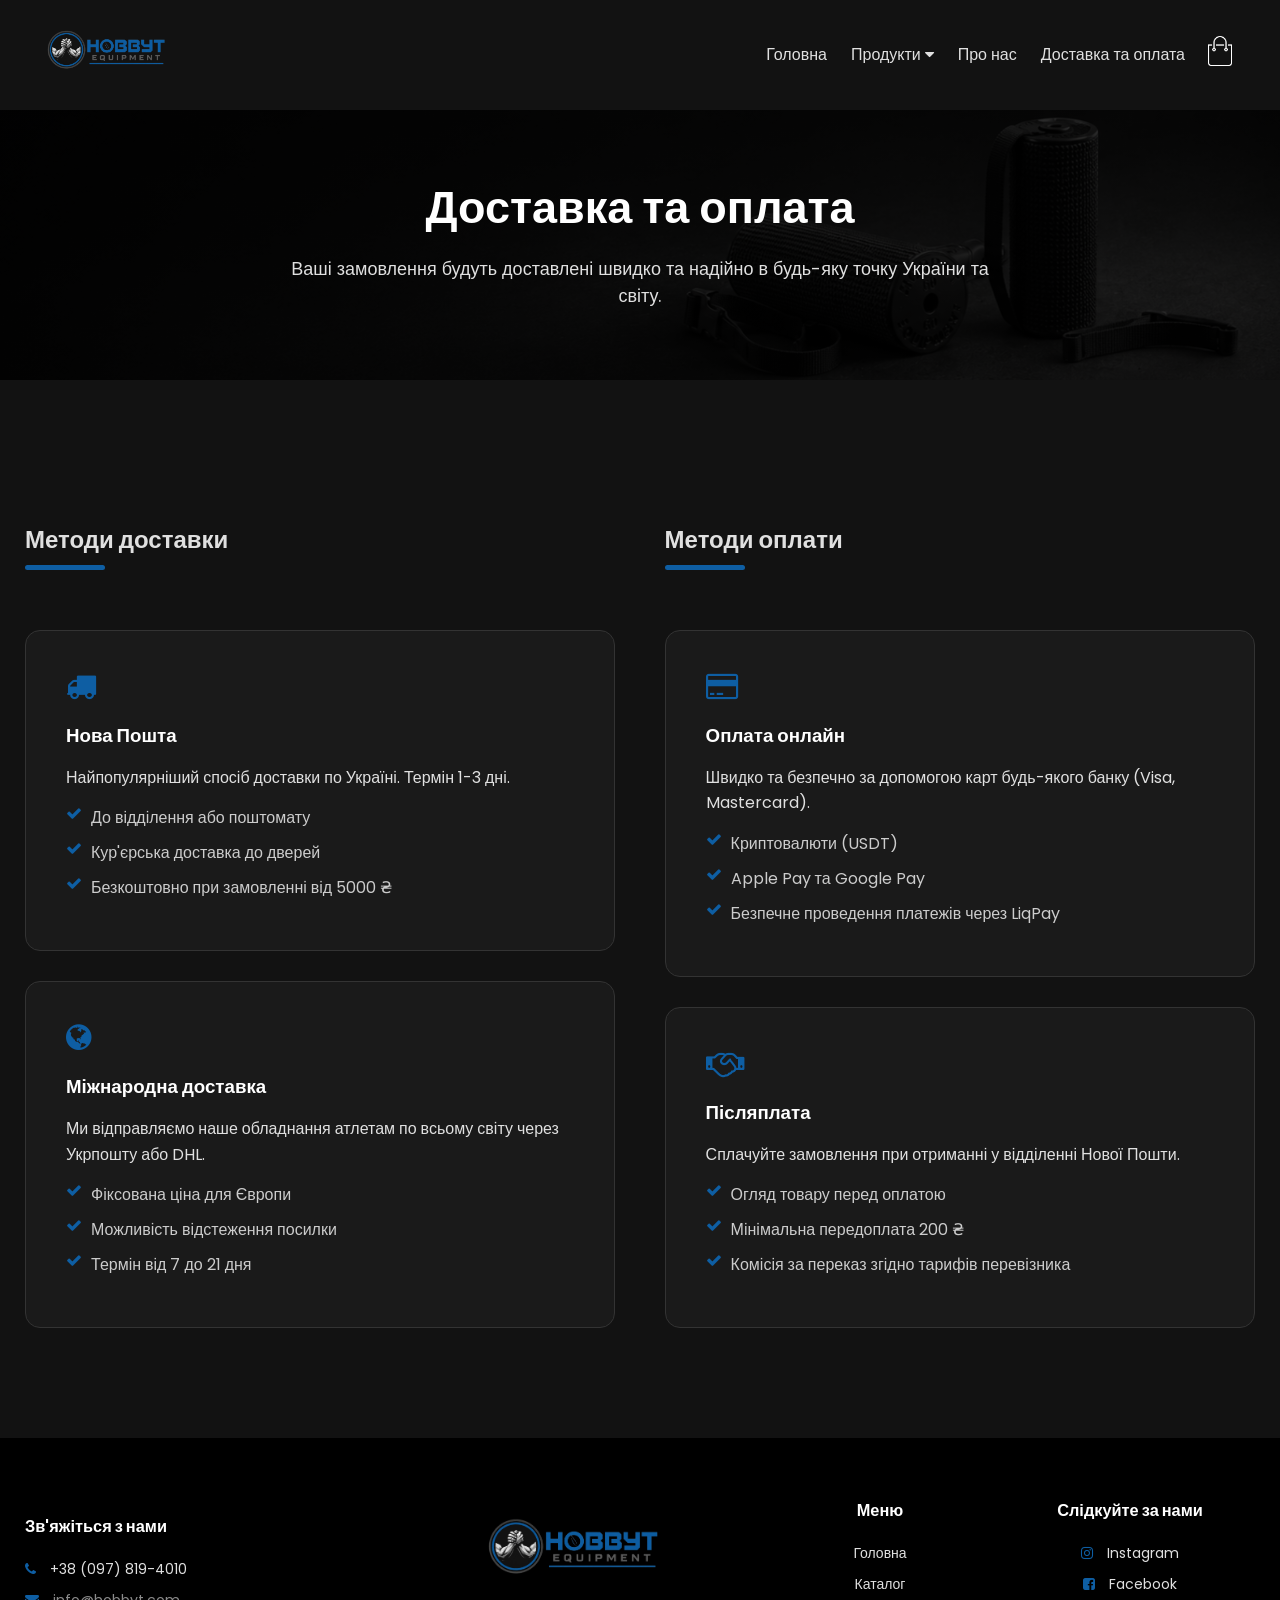
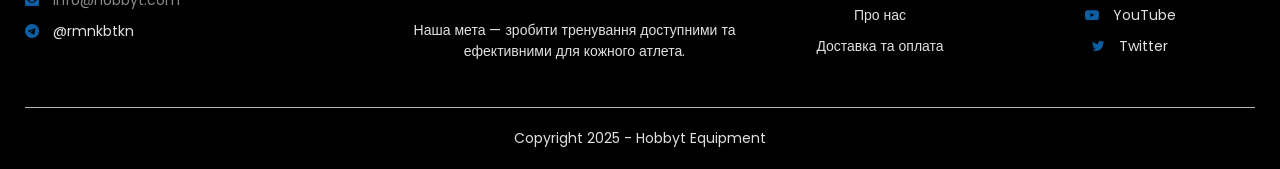
<file: delivery.html>
<!DOCTYPE html>
<html lang="ua">

<head>
    <meta charset="UTF-8">
    <meta name="viewport" content="width=device-width, initial-scale=1.0">
    <title>Доставка та оплата | Hobbyt Equipment</title>
    <link rel="stylesheet" href="style.css">
    <link href="https://fonts.googleapis.com/css2?family=Poppins:wght@300;400;500;600;700&display=swap" rel="stylesheet">
    <link rel="stylesheet" href="https://stackpath.bootstrapcdn.com/font-awesome/4.7.0/css/font-awesome.min.css">
    <script src="js/products-data.js"></script>
    <script src="js/render.js"></script>
    <style>
        .info-card {
            background: #1a1a1a;
            padding: 40px;
            border-radius: 15px;
            margin-bottom: 30px;
            border: 1px solid #333;
            transition: border-color 0.3s;
        }
        .info-card:hover {
            border-color: #0E5EA3;
        }
        .info-card i {
            font-size: 30px;
            color: #0E5EA3;
            margin-bottom: 20px;
        }
        .info-card h3 {
            color: #fff;
            margin-bottom: 15px;
        }
        .info-card p {
            color: #aaa;
            line-height: 1.6;
        }
        .info-card ul {
            list-style: none;
            padding-left: 0;
            margin-top: 15px;
        }
        .info-card ul li {
            color: #ccc;
            margin-bottom: 10px;
            padding-left: 25px;
            position: relative;
        }
        .info-card ul li::before {
            content: "\f00c";
            font-family: FontAwesome;
            position: absolute;
            left: 0;
            color: #0E5EA3;
        }
    </style>
</head>

<body class="dark-theme">
    <div class="container">
        <div class="navbar">
            <div class="logo">
                <a href="index.html"><img src="images/logo-white.png" alt="logo" width="125px"></a>
            </div>
            <nav>
                <ul id="MenuItems">
                    <li><a href="index.html">Головна</a></li>
                    <li class="dropdown">
                        <a href="products.html">Продукти <i class="fa fa-caret-down"></i></a>
                        <div class="dropdown-content">
                            <a href="products.html?category=handles">Ручки для тренувань</a>
                            <a href="products.html?category=sets">Сети для тренувань</a>
                            <a href="products.html?category=blocks">Блоки для тренувань</a>
                            <a href="products.html?category=tables">Столи для тренувань</a>
                        </div>
                    </li>
                    <li><a href="about.html">Про нас</a></li>
                    <li><a href="delivery.html">Доставка та оплата</a></li>
                </ul>
            </nav>
            <a href="cart.html" class="cart-icon-container">
                <img src="images/cart.png" width="30px" height="30px">
                <span class="cart-badge">0</span>
            </a>
            <img src="images/menu.png" class="menu-icon" onclick="menutoggle()">
        </div>
    </div>

    <!-- Hero Section -->
    <div class="about-hero" style="background-image: linear-gradient(rgba(0,0,0,0.8), rgba(0,0,0,0.8)), url('images/golovnyj baner.png'); height: 30vh;">
        <div class="container" style="text-align: center;">
            <h1>Доставка та оплата</h1>
            <p>Ваші замовлення будуть доставлені швидко та надійно в будь-яку точку України та світу.</p>
        </div>
    </div>

    <!-- Info Sections -->
    <div class="small-container" style="padding-top: 80px; padding-bottom: 80px;">
        <div class="row" style="align-items: stretch; justify-content: space-between;">
            <!-- Доставка -->
            <div class="col-2" style="flex-basis: 48%;">
                <h2 class="title">Методи доставки</h2>
                <div class="info-card">
                    <i class="fa fa-truck"></i>
                    <h3>Нова Пошта</h3>
                    <p>Найпопулярніший спосіб доставки по Україні. Термін 1-3 дні.</p>
                    <ul>
                        <li>До відділення або поштомату</li>
                        <li>Кур'єрська доставка до дверей</li>
                        <li>Безкоштовно при замовленні від 5000 ₴</li>
                    </ul>
                </div>
                <div class="info-card">
                    <i class="fa fa-globe"></i>
                    <h3>Міжнародна доставка</h3>
                    <p>Ми відправляємо наше обладнання атлетам по всьому світу через Укрпошту або DHL.</p>
                    <ul>
                        <li>Фіксована ціна для Європи</li>
                        <li>Можливість відстеження посилки</li>
                        <li>Термін від 7 до 21 дня</li>
                    </ul>
                </div>
            </div>

            <!-- Оплата -->
            <div class="col-2" style="flex-basis: 48%;">
                <h2 class="title">Методи оплати</h2>
                <div class="info-card">
                    <i class="fa fa-credit-card"></i>
                    <h3>Оплата онлайн</h3>
                    <p>Швидко та безпечно за допомогою карт будь-якого банку (Visa, Mastercard).</p>
                    <ul>
                        <li>Криптовалюти (USDT)</li>
                        <li>Apple Pay та Google Pay</li>
                        <li>Безпечне проведення платежів через LiqPay</li>
                    </ul>
                </div>
                <div class="info-card">
                    <i class="fa fa-handshake-o"></i>
                    <h3>Післяплата</h3>
                    <p>Сплачуйте замовлення при отриманні у відділенні Нової Пошти.</p>
                    <ul>
                        <li>Огляд товару перед оплатою</li>
                        <li>Мінімальна передоплата 200 ₴</li>
                        <li>Комісія за переказ згідно тарифів перевізника</li>
                    </ul>
                </div>
            </div>
        </div>
    </div>

    <!-- Footer -->
    <div class="footer">
        <div class="container">
            <div class="row">
                <div class="footer-col-1">
                    <h3>Зв'яжіться з нами</h3>
                    <ul>
                        <li><a href="tel:+380978194010"><i class="fa fa-phone"></i> +38 (097) 819-4010</a></li>
                        <li><i class="fa fa-envelope"></i> info@hobbyt.com</li>
                        <li><a href="https://t.me/rmnkbtkn" target="_blank"><i class="fa fa-telegram"></i> @rmnkbtkn</a></li>
                    </ul>
                </div>
                <div class="footer-col-2">
                    <img src="images/logo-white.png">
                    <p>Наша мета — зробити тренування доступними та ефективними для кожного атлета.</p>
                </div>
                <div class="footer-col-3">
                    <h3>Меню</h3>
                    <ul>
                        <li><a href="index.html">Головна</a></li>
                        <li><a href="products.html">Каталог</a></li>
                        <li><a href="about.html">Про нас</a></li>
                        <li><a href="delivery.html">Доставка та оплата</a></li>
                    </ul>
                </div>
                <div class="footer-col-4">
                    <h3>Слідкуйте за нами</h3>
                    <ul>
                        <li><a href="#"><i class="fa fa-instagram"></i> Instagram</a></li>
                        <li><a href="#"><i class="fa fa-facebook-square"></i> Facebook</a></li>
                        <li><a href="#"><i class="fa fa-youtube-play"></i> YouTube</a></li>
                        <li><a href="#"><i class="fa fa-twitter"></i> Twitter</a></li>
                    </ul>
                </div>
            </div>
            <hr>
            <p class="copyright">Copyright 2025 - Hobbyt Equipment</p>
        </div>
    </div>

    <script>
        function menutoggle() {
            var MenuItems = document.getElementById("MenuItems");
            if (MenuItems.style.maxHeight == "0px") {
                MenuItems.style.maxHeight = "200px";
            } else {
                MenuItems.style.maxHeight = "0px";
            }
        }
    </script>
</body>
</html>
</file>
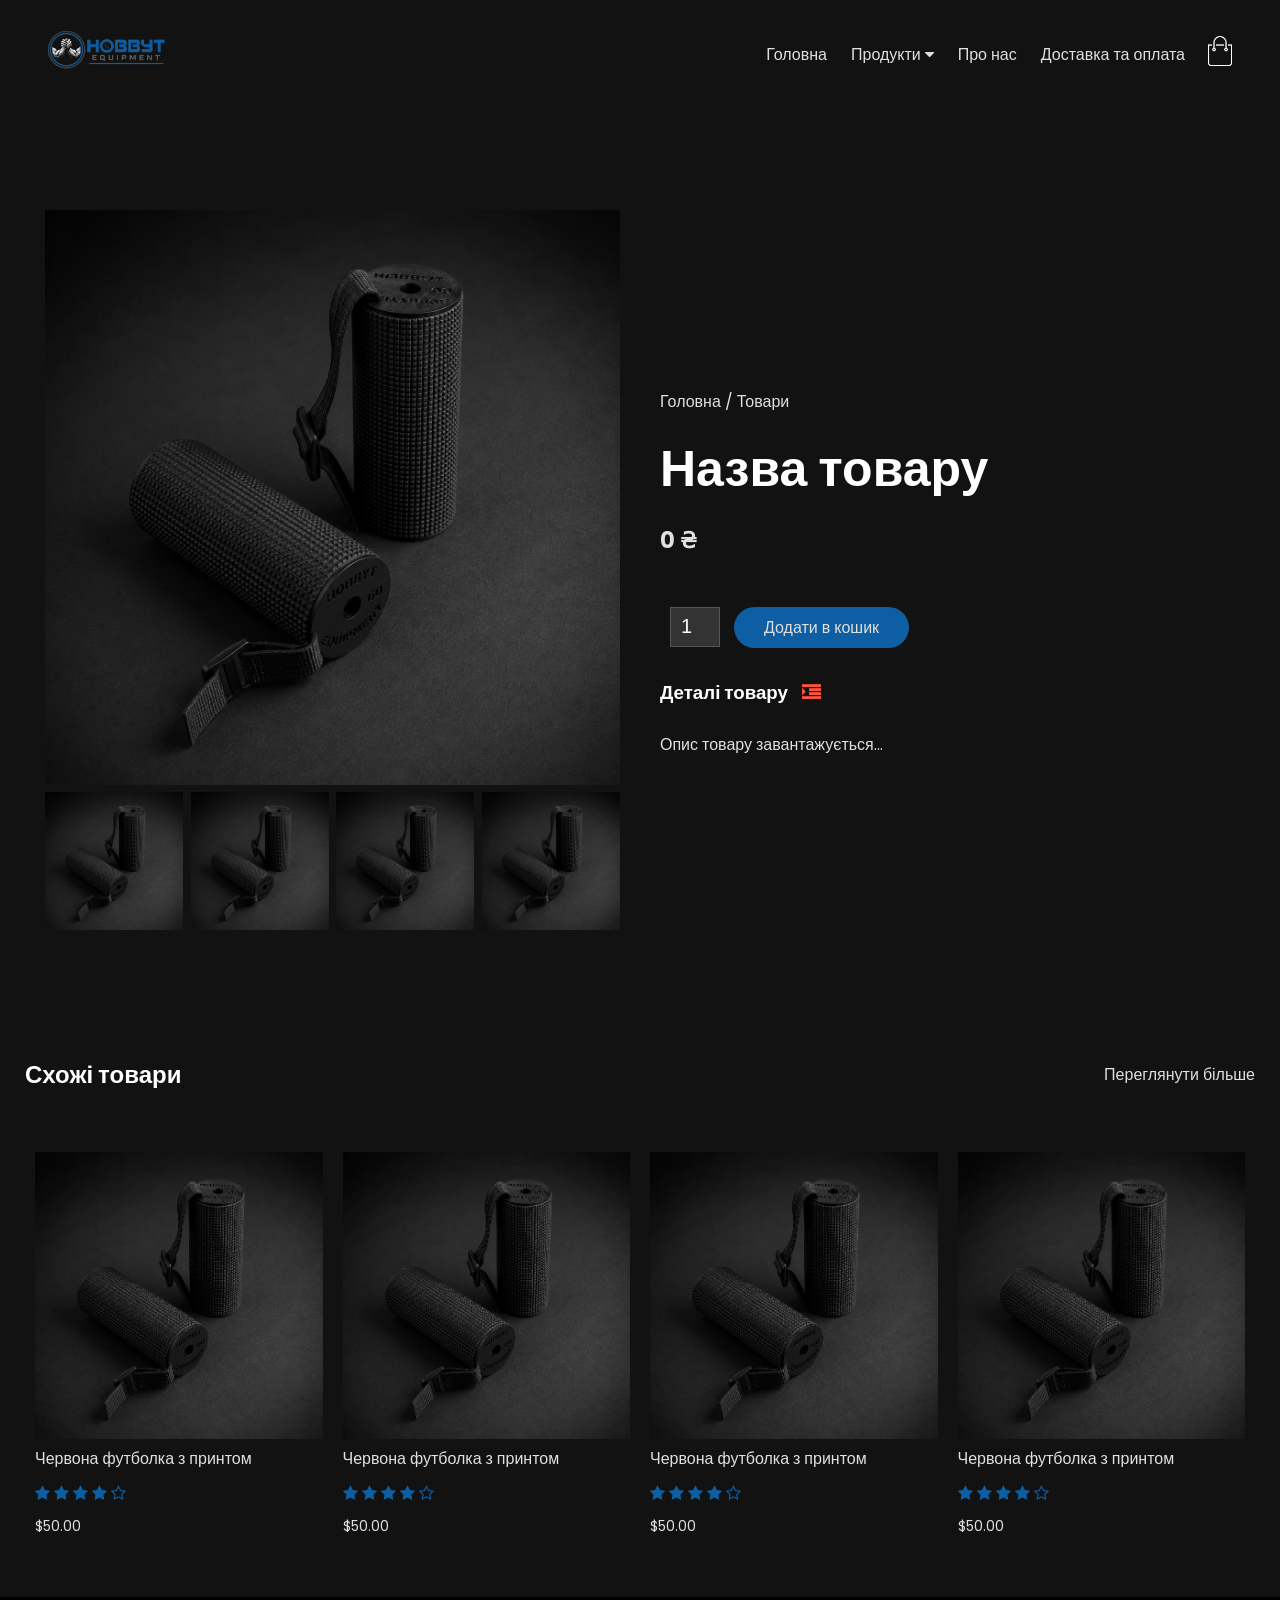
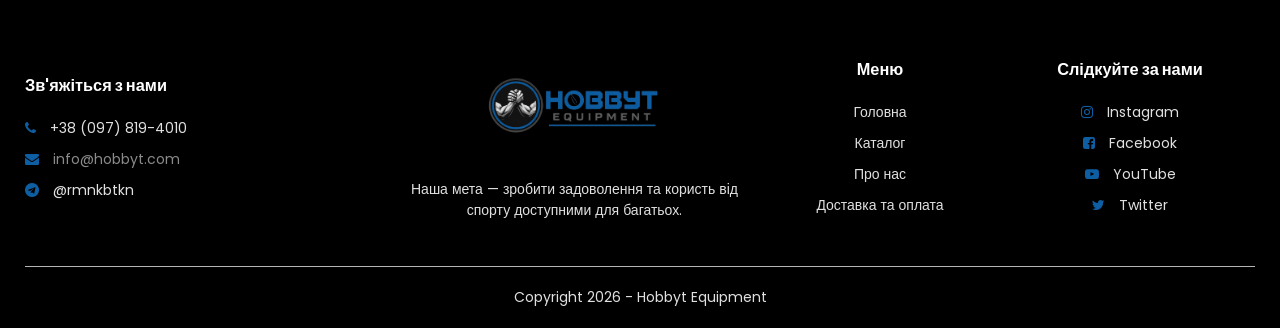
<file: product_details.html>
<!DOCTYPE html>
<html lang="ua">

<head>
    <meta charset="UTF-8">
    <meta name="viewport" content="width=device-width, initial-scale=1.0">
    <title>Деталі товару | Hobbyt Equipment</title>
    <link rel="stylesheet" href="style.css">
    <link href="https://fonts.googleapis.com/css2?family=Poppins:wght@300;400;500;600;700&display=swap"
        rel="stylesheet">
    <link rel="stylesheet" href="https://stackpath.bootstrapcdn.com/font-awesome/4.7.0/css/font-awesome.min.css">
    <script src="js/products-data.js"></script>
    <script src="js/render.js"></script>
</head>

<body class="dark-theme">
    <div class="container">
        <div class="navbar">
            <div class="logo">
                <a href="index.html"><img src="images/logo-white.png" alt="logo" width="125px"></a>
            </div>
            <nav>
                <ul id="MenuItems">
                    <li><a href="index.html">Головна</a></li>
                    <li class="dropdown">
                        <a href="products.html">Продукти <i class="fa fa-caret-down"></i></a>
                        <div class="dropdown-content">
                            <a href="products.html?category=handles">Ручки для тренувань</a>
                            <a href="products.html?category=sets">Сети для тренувань</a>
                            <a href="products.html?category=blocks">Блоки для тренувань</a>
                            <a href="products.html?category=tables">Столи для тренувань</a>
                        </div>
                    </li>
                    <li><a href="about.html">Про нас</a></li>
                    <li><a href="delivery.html">Доставка та оплата</a></li>
                </ul>
            </nav>
            <a href="cart.html"><img src="images/cart.png" width="30px" height="30px"></a>
            <img src="images/menu.png" class="menu-icon" onclick="menutoggle()">
        </div>
    </div>

    <!-- Single Товарs -->
    <div class="small-container single-product">
        <div class="row">
            <div class="col-2">
                <img src="images/4.png" width="100%" id="ProductImg">

                <div class="small-img-row">
                    <div class="small-img-col">
                        <img src="images/4.png" width="100%" class="small-img">
                    </div>
                    <div class="small-img-col">
                        <img src="images/4.png" width="100%" class="small-img">
                    </div>
                    <div class="small-img-col">
                        <img src="images/4.png" width="100%" class="small-img">
                    </div>
                    <div class="small-img-col">
                        <img src="images/4.png" width="100%" class="small-img">
                    </div>
                </div>

            </div>
            <div class="col-2">
                <p id="ProductCategory">Головна / Товари</p>
                <h1 id="ProductName">Назва товару</h1>
                <h4 id="ProductPrice">0 ₴</h4>
                
                <input type="number" value="1">
                <a href="#" class="btn">Додати в кошик</a>

                <h3>Деталі товару <i class="fa fa-indent"></i></h3>
                <br>
                <p id="ProductDesc">Опис товару завантажується...</p>
            </div>
        </div>
    </div>
    <!-- title -->
    <div class="small-container">
        <div class="row row-2">
            <h2>Схожі товари</h2>
            <p>Переглянути більше</p>
        </div>
    </div>
    <!-- Товарs -->
    <div class="small-container">
        <div class="row">
            <div class="col-4">
                <img src="images/4.png">
                <h4>Червона футболка з принтом</h4>
                <div class="rating">
                    <i class="fa fa-star"></i>
                    <i class="fa fa-star"></i>
                    <i class="fa fa-star"></i>
                    <i class="fa fa-star"></i>
                    <i class="fa fa-star-o"></i>
                </div>
                <p>$50.00</p>
            </div>
            <div class="col-4">
                <img src="images/4.png">
                <h4>Червона футболка з принтом</h4>
                <div class="rating">
                    <i class="fa fa-star"></i>
                    <i class="fa fa-star"></i>
                    <i class="fa fa-star"></i>
                    <i class="fa fa-star"></i>
                    <i class="fa fa-star-o"></i>
                </div>
                <p>$50.00</p>
            </div>
            <div class="col-4">
                <img src="images/4.png">
                <h4>Червона футболка з принтом</h4>
                <div class="rating">
                    <i class="fa fa-star"></i>
                    <i class="fa fa-star"></i>
                    <i class="fa fa-star"></i>
                    <i class="fa fa-star"></i>
                    <i class="fa fa-star-o"></i>
                </div>
                <p>$50.00</p>
            </div>
            <div class="col-4">
                <img src="images/4.png">
                <h4>Червона футболка з принтом</h4>
                <div class="rating">
                    <i class="fa fa-star"></i>
                    <i class="fa fa-star"></i>
                    <i class="fa fa-star"></i>
                    <i class="fa fa-star"></i>
                    <i class="fa fa-star-o"></i>
                </div>
                <p>$50.00</p>
            </div>
        </div>
    </div>

    <!-- Footer -->
    <div class="footer">
        <div class="container">
            <div class="row">
                <div class="footer-col-1">
                    <h3>Зв'яжіться з нами</h3>
                    <ul>
                        <li><a href="tel:+380978194010"><i class="fa fa-phone"></i> +38 (097) 819-4010</a></li>
                        <li><i class="fa fa-envelope"></i> info@hobbyt.com</li>
                        <li><a href="https://t.me/rmnkbtkn" target="_blank"><i class="fa fa-telegram"></i> @rmnkbtkn</a></li>
                    </ul>
                </div>
                <div class="footer-col-2">
                    <img src="images/logo-white.png">
                    <p>Наша мета — зробити задоволення та користь від спорту доступними для багатьох.
                    </p>
                </div>
                <div class="footer-col-3">
                    <h3>Меню</h3>
                    <ul>
                        <li><a href="index.html">Головна</a></li>
                        <li><a href="products.html">Каталог</a></li>
                        <li><a href="about.html">Про нас</a></li>
                        <li><a href="delivery.html">Доставка та оплата</a></li>
                    </ul>
                </div>
                <div class="footer-col-4">
                    <h3>Слідкуйте за нами</h3>
                    <ul>
                        <li><a href="#"><i class="fa fa-instagram"></i> Instagram</a></li>
                        <li><a href="#"><i class="fa fa-facebook-square"></i> Facebook</a></li>
                        <li><a href="#"><i class="fa fa-youtube-play"></i> YouTube</a></li>
                        <li><a href="#"><i class="fa fa-twitter"></i> Twitter</a></li>
                    </ul>
                </div>
            </div>
            <hr>
            <p class="copyright">Copyright 2026 - Hobbyt Equipment</p>
        </div>
    </div>

    <!-- javascript -->

    <script>
        var MenuItems = document.getElementById("MenuItems");
        MenuItems.style.maxHeight = "0px";
        function menutoggle() {
            if (MenuItems.style.maxHeight == "0px") {
                MenuItems.style.maxHeight = "200px"
            }
            else {
                MenuItems.style.maxHeight = "0px"
            }
        }
    </script>

    <!-- product gallery -->
    <script>
        var ProductImg = document.getElementById("ProductImg");
        var SmallImg = document.getElementsByClassName("small-img");

        SmallImg[0].onclick = function () {
            ProductImg.src = SmallImg[0].src;
        }
        SmallImg[1].onclick = function () {
            ProductImg.src = SmallImg[1].src;
        }
        SmallImg[2].onclick = function () {
            ProductImg.src = SmallImg[2].src;
        }
        SmallImg[3].onclick = function () {
            ProductImg.src = SmallImg[3].src;
        }

    </script>
</body>

</html>
</file>
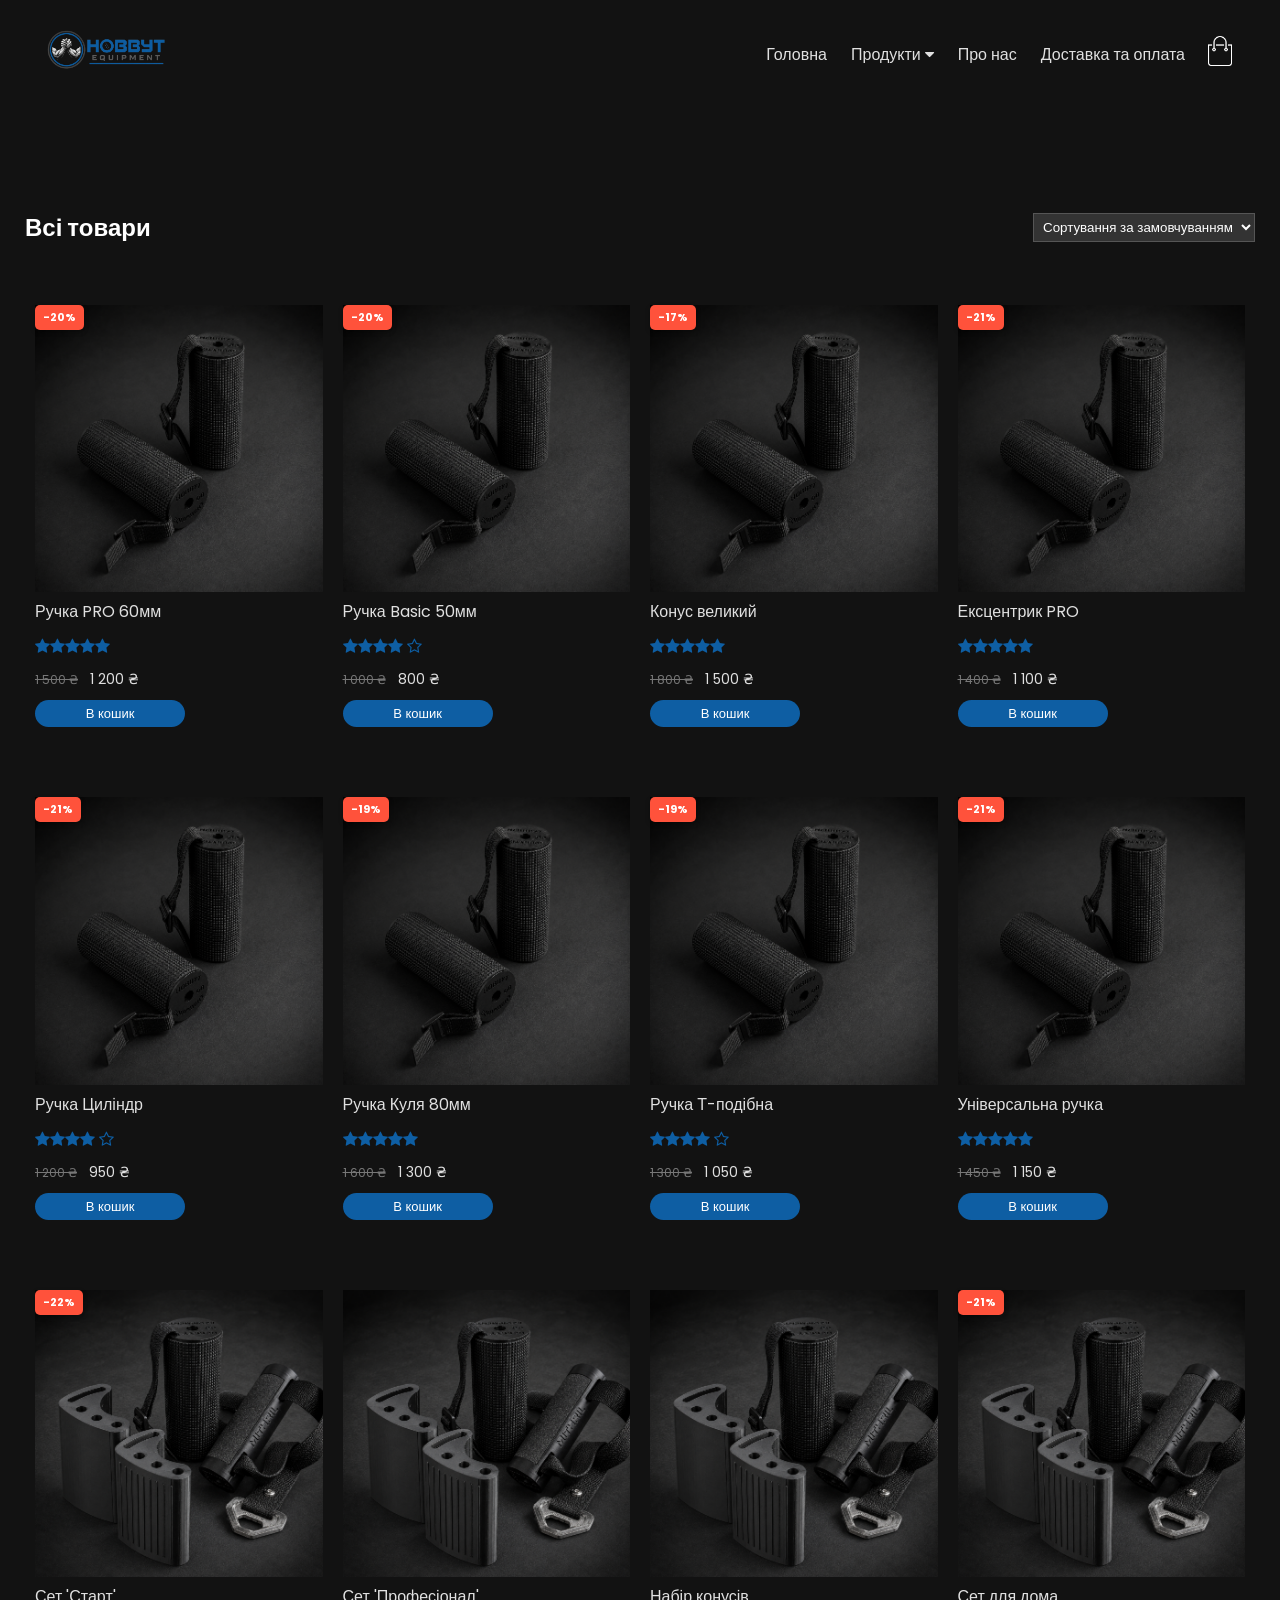
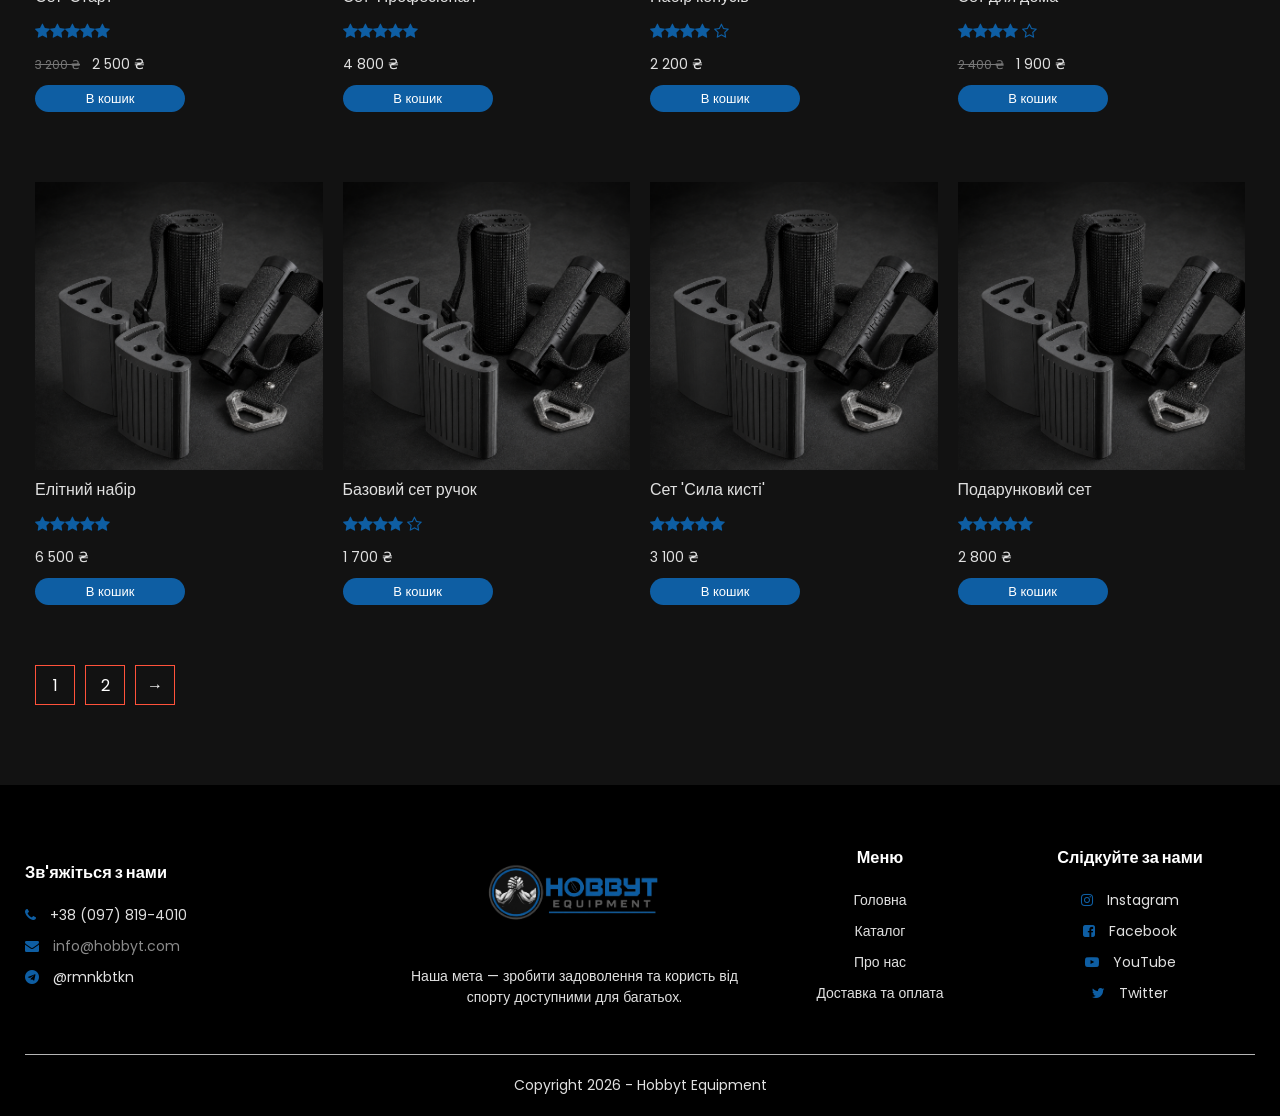
<file: products.html>
<!DOCTYPE html>
<html lang="ua">

<head>
    <meta charset="UTF-8">
    <meta name="viewport" content="width=device-width, initial-scale=1.0">
    <title>Всі товари | Hobbyt Equipment</title>
    <link rel="stylesheet" href="style.css">
    <link href="https://fonts.googleapis.com/css2?family=Poppins:wght@300;400;500;600;700&display=swap"
        rel="stylesheet">
    <link rel="stylesheet" href="https://stackpath.bootstrapcdn.com/font-awesome/4.7.0/css/font-awesome.min.css">
    <script src="js/products-data.js"></script>
    <script src="js/render.js"></script>
</head>

<body class="dark-theme">
    <div class="container">
        <div class="navbar">
            <div class="logo">
                <a href="index.html"><img src="images/logo-white.png" alt="logo" width="125px"></a>
            </div>
            <nav>
                <ul id="MenuItems">
                    <li><a href="index.html">Головна</a></li>
                    <li class="dropdown">
                        <a href="products.html">Продукти <i class="fa fa-caret-down"></i></a>
                        <div class="dropdown-content">
                            <a href="products.html?category=handles">Ручки для тренувань</a>
                            <a href="products.html?category=sets">Сети для тренувань</a>
                            <a href="products.html?category=blocks">Блоки для тренувань</a>
                            <a href="products.html?category=tables">Столи для тренувань</a>
                        </div>
                    </li>
                    <li><a href="about.html">Про нас</a></li>
                    <li><a href="delivery.html">Доставка та оплата</a></li>
                </ul>
            </nav>
            <a href="cart.html" class="cart-icon-container">
                <img src="images/cart.png" width="30px" height="30px">
                <span class="cart-badge">0</span>
            </a>
            <img src="images/menu.png" class="menu-icon" onclick="menutoggle()">
        </div>
    </div>

    <!-- Всі товари -->

    <div class="small-container">
        <div class="row row-2">
            <h2>Всі товари</h2>
            <select id="sort-select" onchange="sortAndRender()">
                <option value="default">Сортування за замовчуванням</option>
                <option value="price">Сортувати за ціною</option>
                <option value="popular">Сортувати за популярністю</option>
                <option value="rating">Сортувати за рейтингом</option>
            </select>
        </div>
        <div class="row" id="all-products-list">
            <!-- Товари будуть завантажені автоматично -->
        </div>
        <div class="page-btn">
            <span>1</span>
            <span>2</span>
            <span>3</span>
            <span>4</span>
            <span>&#8594;</span>
        </div>
    </div>

    <!-- Footer -->
    <div class="footer">
        <div class="container">
            <div class="row">
                <div class="footer-col-1">
                    <h3>Зв'яжіться з нами</h3>
                    <ul>
                        <li><a href="tel:+380978194010"><i class="fa fa-phone"></i> +38 (097) 819-4010</a></li>
                        <li><i class="fa fa-envelope"></i> info@hobbyt.com</li>
                        <li><a href="https://t.me/rmnkbtkn" target="_blank"><i class="fa fa-telegram"></i> @rmnkbtkn</a></li>
                    </ul>
                </div>
                <div class="footer-col-2">
                    <img src="images/logo-white.png">
                    <p>Наша мета — зробити задоволення та користь від спорту доступними для багатьох.
                    </p>
                </div>
                <div class="footer-col-3">
                    <h3>Меню</h3>
                    <ul>
                        <li><a href="index.html">Головна</a></li>
                        <li><a href="products.html">Каталог</a></li>
                        <li><a href="about.html">Про нас</a></li>
                        <li><a href="delivery.html">Доставка та оплата</a></li>
                    </ul>
                </div>
                <div class="footer-col-4">
                    <h3>Слідкуйте за нами</h3>
                    <ul>
                        <li><a href="#"><i class="fa fa-instagram"></i> Instagram</a></li>
                        <li><a href="#"><i class="fa fa-facebook-square"></i> Facebook</a></li>
                        <li><a href="#"><i class="fa fa-youtube-play"></i> YouTube</a></li>
                        <li><a href="#"><i class="fa fa-twitter"></i> Twitter</a></li>
                    </ul>
                </div>
            </div>
            <hr>
            <p class="copyright">Copyright 2026 - Hobbyt Equipment</p>
        </div>
    </div>

    <!-- javascript -->

    <script>
        var MenuItems = document.getElementById("MenuItems");
        MenuItems.style.maxHeight = "0px";
        function menutoggle() {
            if (MenuItems.style.maxHeight == "0px") {
                MenuItems.style.maxHeight = "200px"
            }
            else {
                MenuItems.style.maxHeight = "0px"
            }
        }
    </script>

</body>

</html>
</file>
<file: style.css>
*{
    margin: 0;
    padding: 0;
    box-sizing: border-box;
}

body{
    font-family: 'Poppins', sans-serif;
}

.navbar
{
    display: flex;
    align-items: center;
    padding: 20px;
}

nav{
    flex: 1;
    text-align: right;
}
nav ul{
    display: inline-block;
    list-style-type: none;
}
nav ul li{
    display: inline-block;
    margin-right: 20px;
}
.cart-icon-container {
    position: relative;
    display: inline-block;
}
.cart-badge {
    position: absolute;
    top: -5px;
    right: -10px;
    background: #0E5EA3; /* Використовуємо наш синій колір */
    color: white;
    border-radius: 50%;
    padding: 2px 6px;
    font-size: 10px;
    font-weight: bold;
    display: none; /* Сховано за замовчуванням */
}
a{
    text-decoration: none;
    color: #555;
}
p{
    color: #555;
}
/* Dropdown Menu */
.dropdown {
    position: relative;
    display: inline-block;
}
.dropdown-content {
    display: none;
    position: absolute;
    background-color: #1a1a1a;
    min-width: 220px;
    box-shadow: 0px 8px 16px 0px rgba(0,0,0,0.5);
    z-index: 100;
    text-align: left;
    border-radius: 5px;
    padding-top: 10px; /* Створює невидимий місток між кнопкою та меню */
}
.dropdown-content a {
    color: white;
    padding: 12px 16px;
    text-decoration: none;
    display: block;
    font-size: 14px;
    transition: background 0.3s;
}
.dropdown-content a:hover {
    background-color: #0E5EA3;
}
.dropdown:hover .dropdown-content {
    display: block;
}

.container{
    max-width: 1300px;
    margin: auto;
    padding-left: 25px;
    padding-right: 25px;
}
.row{
    display: flex;
    align-items: center;
    flex-wrap: wrap;
    justify-content: flex-start;
}
.col-2{
    flex-basis: 50%;
    min-width: 300px;
}
.col-2 img{
    max-width: 100%;
    padding: 50px 0;
}
.col-2 h1{
    font-size: 50px;
    line-height: 60px;
    margin: 25px 0;
}
.btn{
    display: inline-block;
    background: #0E5EA3;
    color: white;
    padding: 8px 30px;
    margin: 30px 0;
    border-radius: 30px;
    transition: background 0.5s;
}
.btn:hover{
    background: #0b4d85;
}
.header{
    background: radial-gradient(#fff,#ffd6d6);
}
.header .row{
    margin-top: 70px;
}
.categories{
    margin: 70px 0;
}
.col-3{
    flex-basis: 30%;
    min-width: 250px;
    margin-bottom: 30px;
}
.col-3 img{
    width: 100%;
}
.small-container{
    max-width: 1300px;
    margin: auto;
    padding-left: 25px;
    padding-right: 25px;
}
.col-4{
    flex-basis: 25%;
    padding: 10px;
    min-width: 200px;
    margin-bottom: 50px;
    transition: transform 0.5s;
    position: relative;
}
.col-4 img{
    width: 100%;
}
.title{
    text-align: left;
    margin: 0 0 60px;
    position: relative;
    line-height: 60px;
    color: #555;
}
.title::after{
    content: '';
    background: #0E5EA3;
    width: 80px;
    height: 5px;
    border-radius: 5px;
    position: absolute;
    bottom: 0;
    left: 0;
}
h4{
    color: #555;
    font-weight: normal;
}
.col-4 p{
    font-size: 14px;
}
.rating .fa{
    color: #0E5EA3;
}
.col-4:hover{
    transform: translateY(-5px);
}
/* Offer */
.offer{
    background: radial-gradient(#fff, #ffd6d6);
    margin-top: 80px;
    padding: 30px 0;
}
.col-2 .offer-img{
    padding: 50px;
}
small{
    color: #555;
}

/* Testimonial */
.testimonial{
    margin-top: 100px;
}
.testimonial .col-3{
    text-align: center;
    padding: 40px 20px;
    box-shadow: 0 0 20px 0px rgba(0, 0, 0, 0.1);
    cursor: pointer;
    transition: transform 0.5s;
}
.testimonial .col-3 img{
    width: 50px;
    margin-top: 20px;
    border-radius: 50%;
}
.testimonial .col-3:hover{
    transform: translateY(-10px);
}
.fa.fa-quote-left{
    font-size: 34px;
    color: #0E5EA3;
}
.col-3 p{
    font-size: 12px;
    margin: 12px 0;
    color: #777;
}
.testimonial .col-3 h3{
    font-weight: 600;
    color: #555;
    font-size: 16px;
}
/* Brands */
.brands{
    margin: 100px auto;
}
.col-5{
    width: 160px;
}
.col-5 img{
    width: 100%;
    cursor: pointer;
    filter: grayscale(100%);
}
.col-5 img:hover{
    filter: grayscale(0);
}
/* Footer */
.footer{
    background: black;
    color: #8a8a8a;
    font-size: 14px;
    padding: 60px 0 20px;
}
.footer p{
    color: #8a8a8a;
}
.footer h3{
    color: #fff;
    margin-bottom: 20px;
}
.footer-col-1, .footer-col-2, .footer-col-3, .footer-col-4{
    min-width: 250px;
    margin-bottom: 20px;
}
.footer-col-1{
    flex-basis: 30%;
}
.footer-col-2{
    flex: 1;
    text-align: center;
}
.footer-col-2 img{
    width: 180px;
    margin-bottom: 20px;
}
.footer-col-3, .footer-col-4{
    flex-basis: 12%;
    text-align: center;
}
.footer a {
    color: #8a8a8a;
    transition: color 0.3s;
}
.footer a:hover {
    color: #fff;
}
.footer ul {
    list-style: none;
    padding: 0;
}
.footer ul li {
    margin-bottom: 10px;
}
.footer ul li i {
    margin-right: 10px;
    color: #0E5EA3;
}
.app-logo{
    margin-top: 20px;
}
.app-logo img{
    width: 140px;
}
.footer hr{
    border: none;
    background: #b5b5b5;
    height: 1px;
    margin: 20px 0;
}
.copyright{
    text-align: center;
}
.menu-icon{
    width: 28px;
    margin-left: 20px;
    display: none;
}

/* All Products */
.row-2{
    justify-content: space-between;
    margin: 100px auto 50px;
}
select{
    border: 1px solid #ff523b;
    padding: 5px;
}
select:focus{
    outline: none;
}
.page-btn{
    margin: 0 auto 80px;
}
.page-btn span{
    display: inline-block;
    border: 1px solid #ff523b;
    margin-left: 10px;
    width: 40px;
    height: 40px;
    text-align: center;
    line-height: 40px;
    cursor: pointer;
}
.page-btn span:hover{
    background: #ff523b;
    color: white;
}

/* Single Product */
.single-product{
    margin-top: 80px;
}
.single-product .col-2 img{
    padding: 0;
}
.single-product .col-2{
    padding: 20px;
}
.single-product h4{
    margin: 20px 0;
    font-size: 22px;
    font-weight: bold;
}
.single-product select{
    display: block;
    padding: 10px;
    margin-top: 20px;
}
.single-product input{
    width: 50px;
    height: 40px;
    padding-left: 10px;
    font-size: 20px;
    margin-left: 10px;
    border: 1px solid #ff523b;
    margin-right: 10px;
}
input:focus{
    outline: none;
}
.single-product .fa{
    color: #ff523b;
    margin-left: 10px;
}
.small-img-row{
    display: flex;
    justify-content: space-between;
}
.small-img-col{
    flex-basis: 24%;
    cursor: pointer;
}

/* Cart Items */
.cart-page{
    margin: 80px auto;
}
table{
    width: 100%;
    border-collapse: collapse;
}
.cart-info{
    display: flex;
    flex-wrap: wrap;
}
th{
    text-align: left;
    padding: 5px;
    color: #fff;
    background: #0E5EA3;
    font-weight: normal;
}
td{
    padding: 10px 5px;
}
td input{
    width: 40px;
    height: 30px;
    padding: 5px;
}
td a{
    color: #0E5EA3;
    font-size: 12px;
}
td img{
    width: 80px;
    height: 80px;
    margin-right: 10px;
}
.total-price{
    display: flex;
    justify-content: flex-end;
}
.total-price table{
    border-top: 3px solid #0E5EA3;
    width: 100%;
    max-width: 400px;
}
td:last-child{
    text-align: right;
}
th:last-child{
    text-align: right;
}

/* Account page */
.account-page{
    padding: 50px 0;
    background: radial-gradient(#fff, #ffd6d6);
}
.form-container{
    background: #fff;
    width: 300px;
    height: 400px;
    position: relative;
    text-align: center;
    padding: 20px 0;
    margin: auto;
    box-shadow: 0 0 20px 0px rgba(0, 0, 0, 0.1);
    overflow: hidden;
}
.form-container span{
    font-weight: bold;
    padding: 0 10px;
    color: #555;
    cursor: pointer;
    width: 100px;
    display: inline-block;
}
.form-btn{
    display: inline-block;
}
.form-container form{
    max-width: 300px;
    padding: 0 20px;
    position: absolute;
    top: 130px;
    transition: transform 1s;
}
form input{
    width: 100%;
    height: 30px;
    margin: 10px 0;
    padding: 0 10px;
    border: 1px solid #ccc;
}
form .btn{
    width: 100%;
    border: none;
    cursor: pointer;
    margin: 10px 0;
}
form .btn:focus{
    outline: none;
}
#LoginForm{
    left: -300px;
}
#RegForm{
    left: 0;
}
form a{
    font-size: 12px;
}
#Indicator{
    width: 100px;
    border: none;
    background: #ff523b;
    height: 3px;
    margin-top: 8px;
    transform: translateX(100px);
    transition: transform 1s;
}

/* Media query for menu */
@media only screen and (max-width: 800px){

    nav ul{
        position: absolute;
        top: 70px;
        left: 0;
        background: #333;
        width: 100%;
        overflow: hidden;
        transition: max-height 0.5s;
    }
    nav ul li{
        display: block;
        margin-right: 50px;
        margin-top: 10px;
        margin-bottom: 10px;
    }
    nav ul li a{
        color: white;
    }
    .menu-icon{
        display: block;
        cursor: pointer;
    }
}

/* Media query for 600 screen size */
@media only screen and (max-width: 600px){

    .row{
        text-align: center;
    }
    .col-2, .col-3, .col-4, .col-12{
        flex-basis: 100%;
    }
    .single-product .row{
        text-align: left;
    }
    .single-product .col-2{
        padding: 20px 0;
    }
    .single-product h1{
        font-size: 26px;
        line-height: 32px;
    }
    .cart-info p{
        display: none;
    }
}

/* Category Cards */
.category-col {
    position: relative;
    padding: 0;
    border-radius: 10px;
    overflow: hidden;
    height: 400px;
    box-shadow: 0 5px 15px rgba(0,0,0,0.1);
}
.category-col img {
    border-radius: 10px;
    width: 100%;
    height: 100%;
    object-fit: cover;
    display: block;
}
.category-col .category-overlay {
    position: absolute;
    bottom: 0;
    left: 0;
    width: 100%;
    height: 60%;
    background: linear-gradient(transparent, rgba(14, 94, 163, 0.9));
    display: flex;
    align-items: flex-end;
    padding: 20px;
    border-radius: 0 0 10px 10px;
}
.category-col .category-overlay h3 {
    color: #fff;
    font-size: 16px;
    margin: 0;
    font-weight: 500;
    text-align: left;
}

/* Dark Theme */
body.dark-theme {
    background: #121212;
    color: #fff;
}
body.dark-theme a,
body.dark-theme p,
body.dark-theme .title,
body.dark-theme h4,
body.dark-theme .testimonial .col-3 h3,
body.dark-theme small {
    color: #e0e0e0;
}
body.dark-theme .header,
body.dark-theme .offer {
    background: radial-gradient(#2a2a2a, #121212);
}
body.dark-theme .testimonial .col-3,
body.dark-theme .form-container {
    background: #1e1e1e;
    box-shadow: 0 0 20px 0px rgba(0, 0, 0, 0.5);
}
body.dark-theme .testimonial .col-3 p {
    color: #ccc;
}
body.dark-theme select,
body.dark-theme input {
    background: #333;
    color: #fff;
    border: 1px solid #555;
    color-scheme: dark;
}
body.dark-theme img[src*="cart.png"],
body.dark-theme img.menu-icon {
    filter: invert(1);
}

/* Hero Slider Styles */
.hero-header {
    position: relative;
    overflow: hidden;
    color: #fff;
    min-height: 50vh;
}
.hero-header.header {
    background: #121212;
}
.hero-slider {
    position: absolute;
    top: 0; left: 0; width: 100%; height: 100%;
    z-index: 0;
}
.hero-slider .slide {
    position: absolute;
    top: 0; left: 0; width: 100%; height: 100%;
    background-size: cover;
    background-position: right center;
    opacity: 0;
    animation: kenburnsFade 15s infinite;
}
.hero-slider .slide:nth-child(1) { animation-delay: 0s; }
.hero-slider .slide:nth-child(2) { animation-delay: 5s; }
.hero-slider .slide:nth-child(3) { animation-delay: 10s; }

.hero-slider .overlay {
    position: absolute;
    top: 0; left: 0; width: 100%; height: 100%;
    background: linear-gradient(to right, rgba(18, 18, 18, 1) 0%, rgba(18, 18, 18, 0.4) 60%, transparent 100%);
    z-index: 1;
}

.relative-container {
    position: relative;
    z-index: 2;
}
.hero-content {
    min-height: calc(50vh - 120px);
    align-items: center;
}
.hero-text-col {
    max-width: 600px;
    z-index: 3;
    padding-top: 50px;
}
.hero-text-col .hero-title {
    font-size: 55px;
    line-height: 1.2;
    margin-bottom: 25px;
    color: #fff;
    text-align: left;
}
.hero-text-col .hero-subtitle {
    font-size: 18px;
    margin-bottom: 35px;
    color: #e0e0e0;
    text-align: left;
}

@keyframes kenburnsFade {
    0% {
        opacity: 0;
        transform: scale(1.0);
    }
    5% {
        opacity: 1;
    }
    33.33% {
        opacity: 1;
    }
    38.33% {
        opacity: 0;
        transform: scale(1.08);
    }
    100% {
        opacity: 0;
        transform: scale(1.08);
    }
}

/* -------------------------------------
   Popular Products Carousel 
-------------------------------------- */
.popular-products-section {
    margin: 80px auto;
}
.section-top {
    display: flex;
    justify-content: space-between;
    align-items: center;
    margin-bottom: 30px;
}
.section-top .section-title {
    font-size: 28px;
    font-weight: 600;
    margin: 0;
    color: #fff;
    text-align: left;
    position: relative;
    padding-bottom: 10px;
}
.section-top .section-title::after {
    content: '';
    background: #0E5EA3;
    width: 80px;
    height: 5px;
    border-radius: 5px;
    position: absolute;
    bottom: 0;
    left: 0;
}
.carousel-nav button {
    background: transparent;
    border: 1px solid #555;
    color: #fff;
    width: 40px;
    height: 40px;
    border-radius: 5px;
    cursor: pointer;
    font-size: 20px;
    margin-left: 10px;
    transition: all 0.3s ease;
}
.carousel-nav button:hover {
    background: #0E5EA3;
    border-color: #0E5EA3;
}
.carousel-container {
    display: flex;
    overflow-x: auto;
    scroll-behavior: smooth;
    gap: 20px;
    padding-bottom: 20px;
    scrollbar-width: none; /* Firefox */
}
.carousel-container::-webkit-scrollbar {
    display: none; /* Safari and Chrome */
}
.product-card {
    flex: 0 0 calc(20% - 16px);
    background: #1e1e1e;
    border-radius: 10px;
    padding: 15px;
    box-shadow: 0 5px 15px rgba(0,0,0,0.5);
    transition: transform 0.3s ease, border-color 0.3s ease;
    border: 1px solid #333;
    display: flex;
    flex-direction: column;
    position: relative;
    overflow: hidden;
}
.discount-badge {
    position: absolute;
    top: 10px;
    left: 10px;
    background: #ff523b;
    color: #fff;
    padding: 4px 8px;
    border-radius: 5px;
    font-size: 11px;
    font-weight: 700;
    z-index: 2;
    box-shadow: 0 2px 5px rgba(0,0,0,0.3);
}
.old-price {
    text-decoration: line-through;
    color: #777;
    margin-right: 8px;
    font-size: 0.85em;
}
.product-card:hover {
    transform: translateY(-5px);
    border-color: #0E5EA3;
}
.product-card img {
    width: 100%;
    border-radius: 5px;
    margin-bottom: 15px;
    background: #2a2a2a;
    object-fit: cover;
    height: 220px;
}
.product-card h4 {
    color: #fff;
    font-size: 16px;
    margin-bottom: 10px;
    font-weight: 500;
    line-height: 1.4;
    flex-grow: 1;
}
.product-card p {
    color: #aaa;
    font-size: 15px;
    margin: 0;
}

/* Offer Slider */
.offer-slider-container {
    position: relative;
    width: 100%;
    height: 50vh;
    overflow: hidden;
    background: #000;
    margin-top: 80px;
}
.offer-slide-bg {
    position: absolute;
    top: 0; left: 0; width: 100%; height: 100%;
    background-size: cover;
    background-position: right center;
    opacity: 0;
}

.slider-overlay {
    position: absolute;
    top: 0; left: 0; width: 100%; height: 100%;
    background: rgba(0, 0, 0, 0.6);
    z-index: 1;
}

.offer-slide-content {
    position: absolute;
    top: 50%; left: 10%;
    transform: translateY(-50%);
    text-align: left;
    width: 80%;
    box-sizing: border-box;
    max-width: 600px;
    z-index: 2;
    opacity: 0;
    padding: 0;
}

.offer-logo {
    position: absolute;
    top: 40px;
    right: 5%;
    width: 150px;
    z-index: 3;
}

.offer-slide-content h2 {
    font-size: 36px;
    margin-bottom: 20px;
    color: #fff;
    line-height: 1.3;
}
.offer-slide-content p {
    font-size: 18px;
    color: #ddd;
    margin-bottom: 30px;
}

/* About Page Specific Styles */
.about-hero {
    height: 40vh;
    display: flex;
    align-items: center;
    justify-content: center;
    text-align: center;
    background-size: cover;
    background-position: center;
    color: #fff;
    margin-bottom: 50px;
}
.about-hero h1 {
    font-size: 45px;
    margin-bottom: 20px;
    line-height: 1.2;
}
.about-hero p {
    font-size: 18px;
    max-width: 700px;
    margin: 0 auto;
    color: #e0e0e0;
}
.about-section {
    padding: 80px 0;
}
.about-section.dark-bg {
    background: #1a1a1a;
}
.values-section {
    padding: 80px 0;
    background: #121212;
}
.value-box {
    text-align: center;
    padding: 40px 25px;
    transition: transform 0.3s, border-color 0.3s;
    border: 1px solid #333;
    border-radius: 15px;
    margin: 10px;
    flex-basis: 30%;
}
.value-box i {
    font-size: 40px;
    color: #0E5EA3;
    margin-bottom: 20px;
}
.value-box h3 {
    font-size: 20px;
    margin-bottom: 15px;
    color: #fff;
}
.value-box p {
    font-size: 14px;
    color: #aaa;
}
.value-box:hover {
    transform: translateY(-10px);
    border-color: #0E5EA3;
}

/* Product Card Styling */
.rating {
    margin: 10px 0;
}
.rating .fa {
    color: #0E5EA3; /* Синій колір для зірок */
}
.add-to-cart-btn {
    display: inline-block;
    background: #0E5EA3;
    color: white;
    padding: 6px 15px;
    margin-top: 10px;
    border-radius: 30px;
    font-size: 13px;
    border: none;
    cursor: pointer;
    transition: background 0.3s;
    width: 100%; /* Кнопка на всю ширину картки для однаковості */
    max-width: 150px;
}
.add-to-cart-btn:hover {
    background: #0b4d85;
}

/* Checkout Form */
.checkout-form-container {
    background: #1a1a1a;
    padding: 30px;
    border-radius: 15px;
    border: 1px solid #333;
    max-width: 600px;
    margin: 40px auto;
}
.checkout-form .form-group {
    margin-bottom: 20px;
}
.checkout-form label {
    display: block;
    margin-bottom: 8px;
    color: #fff;
    font-size: 14px;
}
.checkout-form input, 
.checkout-form textarea, 
.checkout-form select {
    width: 100%;
    padding: 12px;
    background: #2a2a2a;
    border: 1px solid #444;
    border-radius: 8px;
    color: #fff;
    font-family: inherit;
    outline: none;
    transition: border-color 0.3s;
}
.checkout-form input:focus, 
.checkout-form textarea:focus, 
.checkout-form select:focus {
    border-color: #0E5EA3;
}
.checkout-form textarea {
    height: 100px;
    resize: none;
}
.checkout-form .btn {
    width: 100%;
    margin-top: 10px;
}

/* Checkout Page Styles */
.checkout-page-wrapper {
    margin: 50px auto;
}
.breadcrumbs {
    font-size: 14px;
    margin-bottom: 20px;
}
.breadcrumbs a {
    color: #0E5EA3;
}
.coupon-section {
    margin-bottom: 30px;
    font-size: 14px;
}
.checkout-layout {
    display: flex;
    flex-wrap: wrap;
    gap: 40px;
}
.checkout-col-left {
    flex: 1;
    min-width: 300px;
}
.checkout-col-right {
    flex: 1;
    min-width: 300px;
    max-width: 450px;
}
.checkout-title {
    font-size: 24px;
    margin-bottom: 25px;
    font-weight: 600;
}
.form-group {
    margin-bottom: 20px;
}
.form-group label {
    display: block;
    margin-bottom: 8px;
    font-size: 14px;
}
.form-group .required {
    color: #ff523b;
}
.form-group input, 
.form-group select, 
.form-group textarea {
    width: 100%;
    padding: 12px;
    background: #1e1e1e;
    border: 1px solid #333;
    border-radius: 4px;
    color: #fff;
    font-family: inherit;
    font-size: 14px;
}
.form-group input:focus, 
.form-group select:focus, 
.form-group textarea:focus {
    outline: none;
    border-color: #0E5EA3;
}
.form-row {
    display: flex;
    gap: 20px;
}
.form-row .half {
    flex: 1;
}
.form-check {
    display: flex;
    align-items: center;
    margin-bottom: 15px;
    font-size: 14px;
}
.form-check input[type="checkbox"] {
    margin-right: 10px;
    width: 18px;
    height: 18px;
    cursor: pointer;
}
.form-check label {
    cursor: pointer;
}
.order-summary-box {
    background: #1a1a1a;
    padding: 30px;
    border-radius: 8px;
    border: 1px solid #333;
}
.checkout-items-list {
    margin-bottom: 20px;
}
.checkout-item {
    display: flex;
    align-items: center;
    margin-bottom: 15px;
    padding-bottom: 15px;
    border-bottom: 1px solid #333;
}
.checkout-item img {
    width: 60px;
    height: 60px;
    object-fit: contain;
    background: #2a2a2a;
    border-radius: 4px;
    margin-right: 15px;
}
.checkout-item-details {
    flex: 1;
}
.checkout-item-title {
    font-size: 14px;
    font-weight: 500;
    margin-bottom: 10px;
    line-height: 1.2;
}
.checkout-item-controls {
    display: flex;
    justify-content: space-between;
    align-items: center;
}
.checkout-item-qty {
    display: flex;
    align-items: center;
    gap: 10px;
}
.qty-btn {
    background: transparent;
    border: 1px solid #555;
    color: #fff;
    width: 25px;
    height: 25px;
    cursor: pointer;
    border-radius: 4px;
    display: flex;
    align-items: center;
    justify-content: center;
}
.qty-btn:hover {
    background: #0E5EA3;
    border-color: #0E5EA3;
}
.checkout-item-price {
    font-weight: 600;
}
.remove-item-btn {
    background: transparent;
    border: none;
    color: #888;
    cursor: pointer;
    font-size: 16px;
}
.remove-item-btn:hover {
    color: #ff523b;
}
.order-totals .total-row {
    display: flex;
    justify-content: space-between;
    padding: 10px 0;
    border-bottom: 1px solid #333;
    font-size: 14px;
}
.order-totals .grand-total {
    font-size: 20px;
    font-weight: 600;
    border-bottom: none;
    margin-top: 10px;
}
.payment-methods {
    margin-top: 30px;
}
.payment-option {
    margin-bottom: 15px;
}
.payment-option input[type="radio"] {
    margin-right: 10px;
}
.payment-desc {
    font-size: 13px;
    color: #aaa;
    margin-top: 5px;
    margin-left: 25px;
}
.privacy-policy {
    font-size: 12px;
    color: #aaa;
    margin: 20px 0;
}
.privacy-policy a, .agreement-check a {
    color: #0E5EA3;
}
.checkout-submit-btn {
    width: 100%;
    margin-top: 20px;
    font-size: 16px;
    padding: 15px;
}

@media only screen and (max-width: 800px){
    .checkout-layout {
        flex-direction: column;
    }
    .checkout-col-right {
        max-width: 100%;
    }
}
</file>
